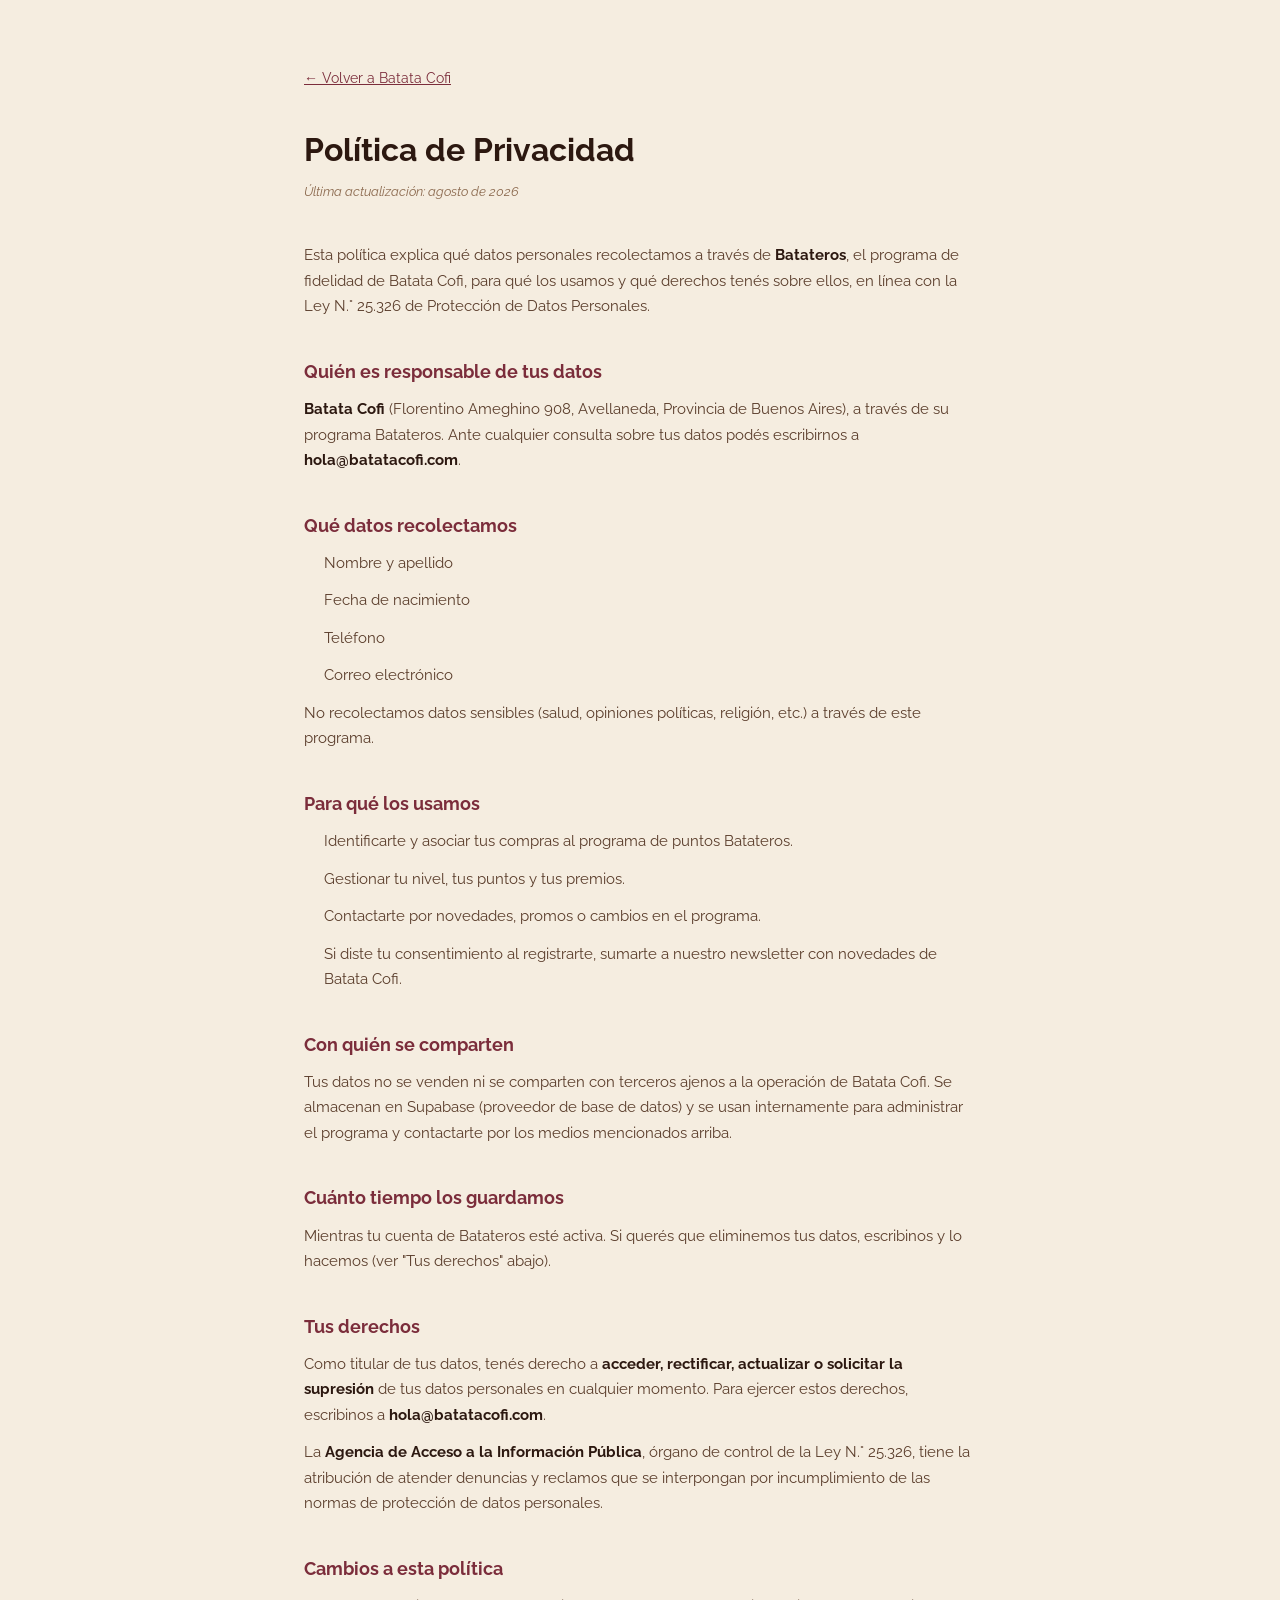
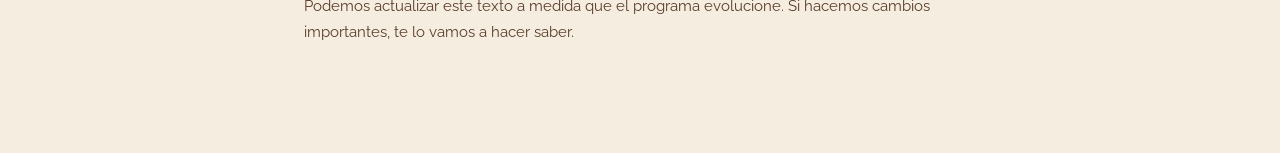
<file: privacidad.html>
<!DOCTYPE html>
<html lang="es">
<head>
  <meta charset="UTF-8">
  <meta name="viewport" content="width=device-width, initial-scale=1.0">
  <meta name="theme-color" content="#7B2D3B">
  <title>Política de Privacidad — Batata Cofi</title>
  <meta name="robots" content="noindex">

  <link rel="icon" type="image/png" sizes="32x32" href="favicon-32x32.png">
  <link rel="preconnect" href="https://fonts.googleapis.com">
  <link rel="preconnect" href="https://fonts.gstatic.com" crossorigin>
  <link href="https://fonts.googleapis.com/css2?family=Raleway:ital,wght@0,100;0,400;0,500;0,600;0,700;0,900;1,400;1,700&display=swap" rel="stylesheet">
  <link rel="stylesheet" href="css/styles-v25.css?v=25q">

  <style>
    .privacy-page {
      max-width: 720px;
      margin: 0 auto;
      padding: 64px 24px 96px;
      font-family: var(--font-sans);
      color: var(--ink-mid);
      line-height: 1.7;
    }
    .privacy-page a.back {
      display: inline-block;
      margin-bottom: 32px;
      color: var(--burgundy);
      font-size: 0.875rem;
      text-decoration: underline;
    }
    .privacy-page h1 {
      font-family: var(--font-display);
      color: var(--ink);
      font-size: 2rem;
      margin-bottom: 4px;
    }
    .privacy-page .updated {
      font-size: 0.8125rem;
      color: var(--ink-light);
      margin-bottom: 40px;
      font-style: italic;
    }
    .privacy-page h2 {
      font-family: var(--font-display);
      color: var(--burgundy);
      font-size: 1.15rem;
      margin: 36px 0 10px;
    }
    .privacy-page p, .privacy-page li {
      font-size: 0.9375rem;
      margin-bottom: 12px;
    }
    .privacy-page ul {
      padding-left: 20px;
      margin-bottom: 12px;
    }
    .privacy-page strong {
      color: var(--ink);
    }
  </style>
</head>
<body>
  <main class="privacy-page">
    <a class="back" href="index.html">← Volver a Batata Cofi</a>
    <h1>Política de Privacidad</h1>
    <p class="updated">Última actualización: agosto de 2026</p>

    <p>Esta política explica qué datos personales recolectamos a través de <strong>Batateros</strong>, el programa de fidelidad de Batata Cofi, para qué los usamos y qué derechos tenés sobre ellos, en línea con la Ley N.° 25.326 de Protección de Datos Personales.</p>

    <h2>Quién es responsable de tus datos</h2>
    <p><strong>Batata Cofi</strong> (Florentino Ameghino 908, Avellaneda, Provincia de Buenos Aires), a través de su programa Batateros. Ante cualquier consulta sobre tus datos podés escribirnos a <strong>hola@batatacofi.com</strong>.</p>

    <h2>Qué datos recolectamos</h2>
    <ul>
      <li>Nombre y apellido</li>
      <li>Fecha de nacimiento</li>
      <li>Teléfono</li>
      <li>Correo electrónico</li>
    </ul>
    <p>No recolectamos datos sensibles (salud, opiniones políticas, religión, etc.) a través de este programa.</p>

    <h2>Para qué los usamos</h2>
    <ul>
      <li>Identificarte y asociar tus compras al programa de puntos Batateros.</li>
      <li>Gestionar tu nivel, tus puntos y tus premios.</li>
      <li>Contactarte por novedades, promos o cambios en el programa.</li>
      <li>Si diste tu consentimiento al registrarte, sumarte a nuestro newsletter con novedades de Batata Cofi.</li>
    </ul>

    <h2>Con quién se comparten</h2>
    <p>Tus datos no se venden ni se comparten con terceros ajenos a la operación de Batata Cofi. Se almacenan en Supabase (proveedor de base de datos) y se usan internamente para administrar el programa y contactarte por los medios mencionados arriba.</p>

    <h2>Cuánto tiempo los guardamos</h2>
    <p>Mientras tu cuenta de Batateros esté activa. Si querés que eliminemos tus datos, escribinos y lo hacemos (ver "Tus derechos" abajo).</p>

    <h2>Tus derechos</h2>
    <p>Como titular de tus datos, tenés derecho a <strong>acceder, rectificar, actualizar o solicitar la supresión</strong> de tus datos personales en cualquier momento. Para ejercer estos derechos, escribinos a <strong>hola@batatacofi.com</strong>.</p>
    <p>La <strong>Agencia de Acceso a la Información Pública</strong>, órgano de control de la Ley N.° 25.326, tiene la atribución de atender denuncias y reclamos que se interpongan por incumplimiento de las normas de protección de datos personales.</p>

    <h2>Cambios a esta política</h2>
    <p>Podemos actualizar este texto a medida que el programa evolucione. Si hacemos cambios importantes, te lo vamos a hacer saber.</p>
  </main>
</body>
</html>
</file>
<file: css/styles-v25.css>
/* =========================================================
   Batata Cofi — styles.css (v4)
   ========================================================= */

/* --- Variables --- */

:root {
  --burgundy:        #7B2D3B;
  --burgundy-deep:   #5C1E2A;
  --burgundy-light:  #9E4455;

  --amber:           #D46A3A;
  --amber-light:     #E8905E;

  --cream:           #F5EDE0;
  --cream-deep:      #EDE0CC;
  --cream-darker:    #DDD0BA;

  --ink:             #2C1810;
  --ink-mid:         #5A3D2B;
  --ink-light:       #8C6A4F;

  --font-display:    'Raleway', sans-serif;
  --font-heading:    'Raleway', sans-serif;
  --font-accent:     'Raleway', sans-serif;
  --font-sans:       'Raleway', sans-serif;

  --shadow-sm:       0 2px 8px rgba(44, 24, 16, 0.06);
  --shadow-md:       0 8px 24px rgba(44, 24, 16, 0.10);
  --shadow-lg:       0 16px 48px rgba(44, 24, 16, 0.18);

  --ease-out:        cubic-bezier(0.22, 1, 0.36, 1);

  --container:       min(90%, 1120px);
}

/* --- Reset --- */

*, *::before, *::after {
  margin: 0;
  padding: 0;
  box-sizing: border-box;
}

html {
  scroll-behavior: smooth;
  -webkit-text-size-adjust: 100%;
}

body {
  font-family: var(--font-sans);
  font-size: 1rem;
  line-height: 1.6;
  color: var(--ink-mid);
  background: var(--cream);
  -webkit-font-smoothing: antialiased;
  -moz-osx-font-smoothing: grayscale;
  overflow-x: hidden;
}

img {
  display: block;
  max-width: 100%;
  height: auto;
}

a { color: inherit; text-decoration: none; }
button { font: inherit; cursor: pointer; border: none; background: none; }
ul, ol { list-style: none; }

::selection {
  background: var(--burgundy);
  color: #fff;
}

:focus-visible {
  outline: 2px solid var(--amber);
  outline-offset: 2px;
}

@media (prefers-reduced-motion: reduce) {
  html { scroll-behavior: auto; }
  *, *::before, *::after {
    animation-duration: 0.01ms !important;
    animation-iteration-count: 1 !important;
    transition-duration: 0.01ms !important;
  }
}

/* =========================================================
   SITE NAV — Sticky navbar
   ========================================================= */

.site-nav {
  position: fixed;
  top: 0;
  left: 0;
  width: 100%;
  z-index: 1000;
  background: var(--cream);
  box-shadow: 0 1px 8px rgba(44, 24, 16, 0.08);
  transition: box-shadow 300ms ease;
}
.site-nav.scrolled {
  box-shadow: 0 2px 12px rgba(44, 24, 16, 0.14);
}

/* Offset for fixed nav when scrolling to sections */
section[id] {
  scroll-margin-top: 80px;
}
@media (max-width: 768px) {
  section[id] { scroll-margin-top: 110px; }
}
.site-nav__inner {
  max-width: 1200px;
  margin: 0 auto;
  padding: 12px 20px;
  display: flex;
  align-items: center;
  justify-content: space-between;
  gap: 16px;
}
.site-nav__logo {
  flex-shrink: 0;
  display: flex;
  align-items: center;
}
.site-nav__logo img {
  height: 32px;
  width: auto;
}
.site-nav__links {
  list-style: none;
  margin: 0;
  padding: 0;
  display: flex;
  align-items: center;
  gap: 8px;
}
.site-nav__link {
  font-family: var(--font-sans);
  font-weight: 500;
  font-size: 13px;
  letter-spacing: 0.01em;
  color: var(--ink);
  text-decoration: none;
  padding: 6px 12px;
  border-radius: 2px;
  transition: color 150ms ease, background-color 150ms ease;
  white-space: nowrap;
}
.site-nav__link:hover {
  color: var(--burgundy);
  background: var(--cream-deep);
}
.site-nav__link.active {
  color: var(--burgundy);
  font-weight: 600;
}

.site-nav__hamburger {
  display: none;
  background: none;
  border: none;
  cursor: pointer;
  padding: 8px;
  flex-direction: column;
  justify-content: center;
  align-items: center;
  gap: 5px;
  z-index: 1001;
}
.site-nav__hamburger-line {
  display: block;
  width: 24px;
  height: 2px;
  background: var(--ink);
  transition: transform 0.3s ease, opacity 0.3s ease;
  transform-origin: center;
}
.site-nav__hamburger[aria-expanded="true"] .site-nav__hamburger-line:nth-child(1) {
  transform: translateY(7px) rotate(45deg);
}
.site-nav__hamburger[aria-expanded="true"] .site-nav__hamburger-line:nth-child(2) {
  opacity: 0;
}
.site-nav__hamburger[aria-expanded="true"] .site-nav__hamburger-line:nth-child(3) {
  transform: translateY(-7px) rotate(-45deg);
}

@media (max-width: 768px) {
  .site-nav__inner {
    flex-direction: row;
    padding: 10px 16px;
    gap: 6px;
  }
  .site-nav__logo img { height: 26px; }
  .site-nav__hamburger {
    display: flex;
  }
  .site-nav__links {
    display: none;
    position: absolute;
    top: 100%;
    left: 0;
    right: 0;
    background: var(--cream);
    flex-direction: column;
    padding: 16px 24px 24px;
    box-shadow: 0 8px 24px rgba(44, 24, 16, 0.12);
    border-top: 1px solid var(--cream-darker);
  }
  .site-nav__links.is-open {
    display: flex;
  }
  .site-nav__links li {
    width: 100%;
  }
  .site-nav__links .site-nav__link {
    display: block;
    padding: 14px 0;
    font-size: 1rem;
    font-weight: 500;
    color: var(--ink);
    border-bottom: 1px solid var(--cream-darker);
    text-decoration: none;
    letter-spacing: 0;
  }
  .site-nav__links li:last-child .site-nav__link {
    border-bottom: none;
  }
  .site-nav__links .site-nav__link.is-active {
    color: var(--burgundy);
    font-weight: 600;
  }
}
@media (max-width: 360px) {
  .site-nav__link {
    font-size: 10px;
    padding: 3px 6px;
  }
}

/* --- Layout --- */

.container {
  width: var(--container);
  margin: 0 auto;
}

/* --- Components --- */

.section-label {
  display: block;
  font-family: var(--font-accent);
  font-size: 0.75rem;
  font-weight: 900;
  text-transform: uppercase;
  letter-spacing: 0.2em;
  color: var(--amber);
  margin-bottom: 12px;
}

.btn {
  display: inline-flex;
  align-items: center;
  justify-content: center;
  font-family: var(--font-sans);
  font-size: 15px;
  font-weight: 500;
  padding: 14px 28px;
  border-radius: 2px;
  text-align: center;
  text-decoration: none;
  transition: background-color 150ms ease, border-color 150ms ease, transform 150ms ease;
  cursor: pointer;
  line-height: 1;
  letter-spacing: 0.02em;
}

.btn--primary {
  background: var(--burgundy);
  color: #fff;
  border: 2px solid var(--burgundy);
}
.btn--primary:hover {
  background: var(--burgundy-deep);
  border-color: var(--burgundy-deep);
  transform: translateY(-1px);
}
.btn--loyalty {
  background: var(--loyalty-borravino);
  color: #fff;
  border: 2px solid var(--loyalty-borravino);
  border-radius: 10px;
}
.btn--loyalty:hover {
  background: #6e2039;
  border-color: #6e2039;
  transform: translateY(-1px);
}
.btn--loyalty__logo {
  height: 26px;
  width: auto;
  display: block;
}
.hero__ctas .btn {
  min-width: 160px;
}

/* =========================================================
   SCROLL REVEAL
   ========================================================= */

[data-reveal] {
  opacity: 0;
  transform: translateY(52px);
  transition: opacity 800ms var(--ease-out), transform 800ms var(--ease-out);
  will-change: opacity, transform;
}
[data-reveal].is-visible {
  opacity: 1;
  transform: translateY(0);
}

/* =========================================================
   HERO
   ========================================================= */

.hero {
  position: relative;
  height: 100vh;
  height: 100svh;
  overflow: hidden;
  background: var(--ink);
}

.hero__bg {
  position: absolute;
  top: -10%;
  left: 0;
  width: 100%;
  height: 120%;
  object-fit: cover;
  object-position: center 35%;
  will-change: transform;
}

.hero__overlay {
  position: relative;
  z-index: 2;
  height: 100%;
  display: flex;
  flex-direction: column;
  align-items: center;
  justify-content: center;
  padding: 0 20px;
  background: linear-gradient(
    180deg,
    rgba(44, 24, 16, 0.18) 0%,
    rgba(44, 24, 16, 0.34) 50%,
    rgba(44, 24, 16, 0.45) 100%
  );
}

.hero__content {
  text-align: center;
  color: #fff;
  max-width: 640px;
  margin-top: -3vh;
}

.hero__logo {
  width: 180px;
  height: auto;
  margin: 0 auto 24px;
  filter: brightness(0) invert(1);
}

/* Store status indicator */

.store-status {
  display: inline-flex;
  align-items: center;
  gap: 10px;
  padding: 8px 16px;
  background: rgba(44, 24, 16, 0.4);
  backdrop-filter: blur(8px);
  -webkit-backdrop-filter: blur(8px);
  border: 1px solid rgba(255,255,255,0.15);
  border-radius: 9999px;
  margin: 0 auto 24px;
  transition: opacity 200ms ease;
}
.store-status__dot {
  width: 10px;
  height: 10px;
  border-radius: 50%;
  background: var(--cream-darker);
  flex-shrink: 0;
}
.store-status.is-open .store-status__dot {
  background: #4CAF50;
  box-shadow: 0 0 0 0 rgba(76, 175, 80, 0.5);
  animation: pulse-status 2s infinite;
}
.store-status__message {
  font-family: var(--font-accent);
  font-size: 0.8125rem;
  font-weight: 500;
  letter-spacing: 0.05em;
  color: #fff;
}
@keyframes pulse-status {
  0%   { box-shadow: 0 0 0 0 rgba(76, 175, 80, 0.5); }
  70%  { box-shadow: 0 0 0 12px rgba(76, 175, 80, 0); }
  100% { box-shadow: 0 0 0 0 rgba(76, 175, 80, 0); }
}

/* Hero CTAs */

.hero__ctas {
  display: flex;
  gap: 12px;
  justify-content: center;
  flex-wrap: wrap;
  flex-direction: column;
  align-items: stretch;
  width: 100%;
  max-width: 320px;
  margin: 0 auto;
}

.hero__scroll {
  position: absolute;
  bottom: 28px;
  left: 50%;
  transform: translateX(-50%);
  display: flex;
  flex-direction: column;
  align-items: center;
  color: rgba(255, 255, 255, 0.4);
  animation: heroScrollBounce 2.5s ease-in-out infinite;
  transition: opacity 0.4s ease;
}
.hero__scroll-line {
  width: 1px;
  height: 36px;
  background: currentColor;
  margin-bottom: 6px;
}
@keyframes heroScrollBounce {
  0%, 100% { transform: translateX(-50%) translateY(0); }
  50%      { transform: translateX(-50%) translateY(8px); }
}

/* =========================================================
   BANNER
   ========================================================= */

.banner {
  background: var(--burgundy);
  color: #fff;
  padding: 18px 20px;
  animation: bannerSlideDown 400ms ease both;
  text-align: center;
}
.banner__inner {
  max-width: 800px;
  margin: 0 auto;
}
.banner__title {
  font-family: var(--font-heading);
  font-size: 1.0625rem;
  font-weight: 600;
  margin-bottom: 2px;
}
.banner__sub {
  font-family: var(--font-sans);
  font-size: 0.8125rem;
  opacity: 0.78;
  line-height: 1.5;
}
.banner__sub a {
  border-bottom: 1px solid rgba(255, 255, 255, 0.4);
  transition: border-color 0.2s ease;
}
.banner__sub a:hover {
  border-color: rgba(255, 255, 255, 0.85);
}
.banner__items {
  display: flex;
  justify-content: center;
  gap: 24px;
  margin-top: 14px;
  flex-wrap: wrap;
}
.banner__item {
  font-family: var(--font-sans);
  font-size: 0.8125rem;
  opacity: 0.9;
}
.banner__item strong { font-weight: 500; }
.banner__price {
  opacity: 0.6;
  margin-left: 6px;
  font-size: 0.75rem;
}
@keyframes bannerSlideDown {
  from { transform: translateY(-100%); opacity: 0; }
  to   { transform: translateY(0);     opacity: 1; }
}

/* =========================================================
   COMBOS PATATEROS (featured)
   ========================================================= */

.combos-feature {
  background: var(--cream-deep);
  padding: 64px 20px;
}

.combos-feature__title {
  font-family: var(--font-display);
  font-size: clamp(2.25rem, 6vw, 3.5rem);
  font-weight: 700;
  color: var(--ink);
  letter-spacing: 0.02em;
  line-height: 1.05;
  margin-bottom: 8px;
}

.combos-feature__sub {
  font-family: var(--font-sans);
  font-size: 0.875rem;
  color: var(--ink-light);
  max-width: 520px;
  margin-bottom: 32px;
}

.combos-feature__cards {
  display: flex;
  gap: 12px;
  overflow-x: auto;
  scroll-snap-type: x mandatory;
  scrollbar-width: none;
  margin: 0 -20px;
  padding: 4px 20px 16px;
  -webkit-overflow-scrolling: touch;
  touch-action: pan-x;
}
.combos-feature__cards::-webkit-scrollbar { display: none; }

.combo-card {
  flex: 0 0 80%;
  scroll-snap-align: start;
  position: relative;
  background: var(--cream);
  border-radius: 4px;
  overflow: hidden;
  cursor: pointer;
  transition: transform 250ms var(--ease-out), box-shadow 250ms var(--ease-out);
  border: 1px solid var(--cream-darker);
}
.combo-card:hover {
  transform: translateY(-4px);
  box-shadow: var(--shadow-md);
}
.combo-card__image-wrap {
  position: relative;
  aspect-ratio: 4 / 3;
  overflow: hidden;
  background: var(--cream-deep);
}
.combo-card__image {
  width: 100%;
  height: 100%;
  object-fit: cover;
  transition: transform 400ms var(--ease-out);
}
.combo-card:hover .combo-card__image {
  transform: scale(1.05);
}
.combo-card__price-badge {
  position: absolute;
  bottom: 12px;
  right: 12px;
  background: var(--amber);
  color: #fff;
  font-family: var(--font-accent);
  font-size: 1rem;
  font-weight: 500;
  letter-spacing: 0.04em;
  padding: 6px 14px;
  border-radius: 2px;
  box-shadow: 0 4px 12px rgba(0,0,0,0.2);
}
.combo-card__body { padding: 16px 20px 20px; }
.combo-card__name {
  font-family: var(--font-heading);
  font-size: 1.125rem;
  color: var(--ink);
  line-height: 1.3;
  margin-bottom: 4px;
  font-weight: 700;
}
.combo-card__hint {
  font-family: var(--font-sans);
  font-size: 0.75rem;
  color: var(--ink-light);
  display: inline-flex;
  align-items: center;
  gap: 6px;
}
.combo-card__hint::after {
  content: "→";
  display: inline-block;
  transition: transform 200ms ease;
}
.combo-card:hover .combo-card__hint::after {
  transform: translateX(4px);
}

.combos-feature__rest {
  margin-top: 32px;
  padding: 20px 24px;
  background: var(--cream);
  border: 1px solid var(--cream-darker);
  border-radius: 4px;
}
.combos-feature__rest-label {
  display: block;
  font-family: var(--font-accent);
  font-size: 0.6875rem;
  font-weight: 900;
  text-transform: uppercase;
  letter-spacing: 0.2em;
  color: var(--amber);
  margin-bottom: 12px;
}
.combos-rest-list li {
  display: flex;
  justify-content: space-between;
  align-items: baseline;
  gap: 16px;
  padding: 10px 0;
  font-family: var(--font-sans);
  font-size: 0.9375rem;
  color: var(--ink-mid);
  border-bottom: 1px solid var(--cream-darker);
}
.combos-rest-list li:last-child { border-bottom: none; }
.combos-rest-list__name { line-height: 1.4; }
.combos-rest-list__name.has-photo { cursor: pointer; }
.combos-rest-list__price {
  font-weight: 500;
  color: var(--burgundy);
  white-space: nowrap;
  flex-shrink: 0;
}

/* =========================================================
   COMBO MODAL
   ========================================================= */

.combo-modal {
  position: fixed;
  inset: 0;
  background: rgba(44, 24, 16, 0.75);
  backdrop-filter: blur(8px);
  -webkit-backdrop-filter: blur(8px);
  z-index: 1000;
  display: flex;
  align-items: center;
  justify-content: center;
  padding: 20px;
  opacity: 0;
  transition: opacity 200ms ease;
}
.combo-modal[hidden] { display: none; }
.combo-modal.is-visible { opacity: 1; }
.combo-modal__close {
  position: absolute;
  top: 12px;
  right: 12px;
  background: none;
  border: none;
  width: 32px;
  height: 32px;
  color: var(--ink-light);
  font-size: 24px;
  line-height: 1;
  cursor: pointer;
  padding: 0;
  display: flex;
  align-items: center;
  justify-content: center;
  transition: color 150ms ease, transform 150ms ease;
  z-index: 1;
}
.combo-modal__close:hover {
  color: var(--ink);
  transform: rotate(90deg);
}
.combo-modal__content {
  background: var(--cream);
  border-radius: 4px;
  text-align: center;
  max-width: 500px;
  width: 90vw;
  overflow: hidden;
  position: relative;
  box-shadow: var(--shadow-lg);
  transform: scale(0.95);
  transition: transform 200ms ease;
}
.combo-modal.is-visible .combo-modal__content {
  transform: scale(1);
}
/* Entrada suave: popup de tortas que aparece solo al deslizar la pagina */
.combo-modal--suave .combo-modal__content {
  transform: translateY(14px) scale(0.98);
}
.combo-modal--suave.is-visible {
  transition-duration: 700ms;
  transition-timing-function: ease-out;
}
.combo-modal--suave.is-visible .combo-modal__content {
  transform: none;
  transition: transform 700ms ease-out;
}
@media (prefers-reduced-motion: reduce) {
  .combo-modal--suave .combo-modal__content { transform: scale(0.95); }
  .combo-modal--suave.is-visible { transition-duration: 200ms; }
  .combo-modal--suave.is-visible .combo-modal__content { transform: scale(1); transition-duration: 200ms; }
}
.combo-modal__image {
  width: 100%;
  aspect-ratio: 4 / 3;
  object-fit: cover;
  display: block;
}
.combo-modal__name {
  font-family: var(--font-heading);
  font-size: 1.25rem;
  color: var(--ink);
  padding: 20px 20px 8px;
  font-weight: 700;
}
.combo-modal__price {
  font-family: var(--font-accent);
  font-size: 1rem;
  font-weight: 500;
  color: var(--burgundy);
  padding: 0 20px 20px;
}
.combo-modal__encargar[hidden] { display: none; }
.combo-modal__encargar {
  display: inline-block;
  margin: 0 20px 20px;
  padding: 12px 24px;
  background: var(--amber);
  color: #fff;
  font-family: var(--font-sans);
  font-size: 0.875rem;
  font-weight: 500;
  border-radius: 2px;
  text-decoration: none;
  transition: background 150ms ease;
}
.combo-modal__encargar:hover { background: #C05028; }
body.modal-open { overflow: hidden; }

/* =========================================================
   CARTA
   ========================================================= */

.carta {
  background: var(--cream);
  padding: 64px 0 0;
}
.carta > .container { padding-bottom: 64px; }

.carta__title {
  font-family: var(--font-display);
  font-size: clamp(2.25rem, 6vw, 3.5rem);
  font-weight: 700;
  color: var(--ink);
  margin-bottom: 36px;
  letter-spacing: 0.02em;
  line-height: 1.05;
}

/* Tabs */

.tabs {
  position: relative;
  margin-bottom: 28px;
  border-bottom: 1px solid var(--cream-darker);
}
.tabs__track {
  display: flex;
  overflow-x: auto;
  -webkit-overflow-scrolling: touch;
  scrollbar-width: none;
  touch-action: pan-x;
}
.tabs__track::-webkit-scrollbar { display: none; }

.tab {
  flex: 0 0 auto;
  padding: 12px 20px;
  font-family: var(--font-accent);
  font-size: 0.9375rem;
  font-weight: 500;
  color: var(--ink-light);
  border-bottom: 2px solid transparent;
  margin-bottom: -1px;
  transition: color 0.15s ease, border-color 0.15s ease;
  white-space: nowrap;
  letter-spacing: 0.04em;
}
.tab:hover { color: var(--ink); }
.tab--active {
  color: var(--burgundy);
  border-bottom-color: var(--burgundy);
}
@media (max-width: 767px) {
  .tabs::after {
    content: '';
    position: absolute;
    top: 0;
    right: 0;
    bottom: 1px;
    width: 40px;
    background: linear-gradient(to right, transparent, var(--cream));
    pointer-events: none;
  }
}

/* Menu list */

.menu-list {
  background: var(--cream);
  border-radius: 2px;
  overflow: hidden;
  transition: opacity 150ms ease;
  border: 1px solid var(--cream-darker);
}
.menu-list--combos {
  background: none;
  border: none;
}
.menu-list.fading { opacity: 0; }

.menu-item {
  display: flex;
  align-items: flex-start;
  justify-content: space-between;
  padding: 16px 24px;
  gap: 16px;
  transition: background-color 120ms ease;
}
.menu-item:hover { background: var(--cream-deep); }
.menu-item + .menu-item { border-top: 1px solid var(--cream-darker); }

.menu-item__info { flex: 1; min-width: 0; }
.menu-item__name {
  font-family: var(--font-heading);
  font-size: 1.0625rem;
  font-weight: 700;
  display: block;
  color: var(--ink);
  line-height: 1.3;
}
.menu-item__desc {
  font-family: var(--font-sans);
  font-size: 0.8125rem;
  color: var(--ink-light);
  margin-top: 3px;
  display: block;
  line-height: 1.45;
}
.menu-item__tag {
  display: inline-block;
  font-family: var(--font-accent);
  font-size: 10px;
  font-weight: 900;
  text-transform: uppercase;
  letter-spacing: 0.12em;
  padding: 3px 8px;
  border-radius: 2px;
  margin-top: 6px;
}
.menu-item__tag--vegetariano { background: var(--amber); color: #fff; }
.menu-item__tag--sin-gluten  { background: var(--cream-deep); color: var(--ink-mid); }
.menu-item__tag--sin-lacteos { background: var(--cream); color: var(--burgundy); }

.menu-item__price {
  font-family: var(--font-sans);
  font-size: 1rem;
  font-weight: 500;
  color: var(--burgundy);
  white-space: nowrap;
  flex-shrink: 0;
  padding-top: 2px;
}

/* Combos section (within tabs) */

.combos-section {
  background: var(--burgundy);
  border-radius: 2px;
  padding: 28px 24px 16px;
}
.combos__horario {
  font-family: var(--font-accent);
  font-size: 0.75rem;
  font-weight: 900;
  text-transform: uppercase;
  letter-spacing: 0.15em;
  color: rgba(255, 255, 255, 0.75);
  margin-bottom: 20px;
}
.combos__subtitle {
  font-family: var(--font-heading);
  font-size: 1.25rem;
  font-weight: 600;
  color: #fff;
  margin-bottom: 4px;
}
.combos__divider {
  height: 1px;
  background: rgba(255, 255, 255, 0.12);
  margin: 20px 0;
}
.combos-section .menu-item { padding: 12px 0; }
.combos-section .menu-item:hover { background: rgba(0, 0, 0, 0.08); }
.combos-section .menu-item + .menu-item { border-top-color: rgba(255, 255, 255, 0.1); }
.combos-section .menu-item__name  { color: #fff; font-family: var(--font-heading); }
.combos-section .menu-item__desc  { color: rgba(255, 255, 255, 0.55); }
.combos-section .menu-item__price { color: rgba(255, 255, 255, 0.9); }

/* =========================================================
   PASTELERÍA DEL DÍA
   ========================================================= */

.pastry-section {
  background: var(--cream);
  padding: 60px 20px 80px;
  text-align: center;
}
.pastry-section__label {
  font-family: var(--font-accent);
  font-size: 0.75rem;
  font-weight: 900;
  letter-spacing: 0.2em;
  text-transform: uppercase;
  color: var(--amber);
  display: block;
  margin-bottom: 12px;
}
.pastry-section__text {
  font-family: var(--font-sans);
  font-size: 1rem;
  color: var(--ink-mid);
  margin-bottom: 32px;
  font-style: italic;
}
.pastry-grid {
  display: grid;
  grid-template-columns: repeat(2, 1fr);
  gap: 8px;
  max-width: 1100px;
  margin: 0 auto;
}
.pastry-card {
  position: relative;
  aspect-ratio: 1 / 1;
  overflow: hidden;
  border-radius: 4px;
  background: var(--cream-deep);
}
.pastry-card img {
  width: 100%;
  height: 100%;
  object-fit: cover;
  transition: transform 400ms var(--ease-out);
}
.pastry-card:hover img { transform: scale(1.04); }
.pastry-card__caption {
  position: absolute;
  inset: auto 0 0 0;
  padding: 16px 12px 12px;
  font-family: var(--font-heading);
  font-size: 0.875rem;
  font-weight: 600;
  color: #fff;
  background: linear-gradient(transparent, rgba(44,24,16,0.7));
  text-align: left;
}

/* =========================================================
   TORTAS ENTERAS
   ========================================================= */

.tortas {
  background: var(--cream);
  padding: 60px 20px 80px;
  text-align: center;
}
.tortas__title {
  font-family: var(--font-display);
  font-size: clamp(1.5rem, 4vw, 2.5rem);
  font-weight: 700;
  color: var(--ink);
  margin-bottom: 8px;
}
.tortas__text {
  font-family: var(--font-sans);
  font-size: 1rem;
  color: var(--ink-mid);
  margin-bottom: 32px;
  font-style: italic;
}
.tortas__cta-wrap {
  text-align: center;
  margin-top: 32px;
}
.tortas__grid {
  display: grid;
  grid-template-columns: repeat(2, 1fr);
  gap: 12px;
  max-width: 1100px;
  margin: 0 auto;
}
.torta-card {
  position: relative;
  aspect-ratio: 4 / 5;
  overflow: hidden;
  border-radius: 4px;
  background: var(--cream-deep);
  cursor: pointer;
  margin: 0;
}
.torta-card img {
  width: 100%;
  height: 100%;
  object-fit: cover;
  transition: transform 400ms var(--ease-out);
}
.torta-card:hover img { transform: scale(1.04); }
.torta-card__caption {
  position: absolute;
  inset: auto 0 0 0;
  padding: 28px 12px 12px;
  font-family: var(--font-heading);
  font-size: 0.875rem;
  font-weight: 700;
  color: #fff;
  background: linear-gradient(transparent, rgba(44,24,16,0.75));
  text-align: left;
}
@media (min-width: 600px) {
  .tortas__grid { grid-template-columns: repeat(3, 1fr); }
}
@media (min-width: 900px) {
  .tortas__grid { grid-template-columns: repeat(4, 1fr); gap: 14px; }
}

.btn--whatsapp {
  display: inline-flex;
  align-items: center;
  gap: 8px;
  background: #25D366;
  color: #fff;
  font-family: 'Raleway', sans-serif;
  font-size: 0.875rem;
  font-weight: 500;
  padding: 12px 24px;
  border-radius: 2px;
  text-decoration: none;
  transition: background 150ms ease;
}
.btn--whatsapp:hover {
  background: #1da851;
}
.btn__icon {
  width: 20px;
  height: 20px;
  flex-shrink: 0;
}

/* =========================================================
   PARTNERS
   ========================================================= */

.partners {
  background: var(--cream-deep);
  padding: 64px 20px;
}
.partners__inner {
  max-width: 720px;
  margin: 0 auto;
  text-align: center;
}
.partners__inner .section-label { margin-bottom: 28px; }
.partners__grid {
  display: grid;
  grid-template-columns: 1fr;
  gap: 16px;
}
.partner-card {
  display: flex;
  flex-direction: column;
  align-items: center;
  justify-content: center;
  gap: 16px;
  padding: 32px 24px;
  background: var(--cream);
  border: 1px solid var(--cream-darker);
  border-radius: 4px;
  text-decoration: none;
  color: var(--ink);
  transition: transform 200ms var(--ease-out), box-shadow 200ms var(--ease-out), border-color 200ms ease;
}
.partner-card:hover {
  transform: translateY(-3px);
  box-shadow: var(--shadow-md);
  border-color: var(--amber);
}
.partner-card__caption {
  font-family: var(--font-heading);
  font-size: 1.125rem;
  color: var(--ink);
  font-weight: 600;
}
.partner-card__logo {
  height: 36px;
  width: auto;
  display: block;
}
.partner-card__cta {
  font-family: var(--font-accent);
  font-size: 0.8125rem;
  font-weight: 500;
  letter-spacing: 0.08em;
  color: var(--ink-light);
  transition: color 200ms ease;
}
.partner-card:hover .partner-card__cta { color: var(--burgundy); }

/* =========================================================
   FIND US (Encontranos with stickers)
   ========================================================= */

.find-us {
  position: relative;
  background: var(--cream);
  padding: 80px 20px;
  overflow: hidden;
}
.find-us__inner {
  position: relative;
  z-index: 2;
  max-width: 1100px;
  margin: 0 auto;
}
.find-us__header {
  text-align: center;
  margin-bottom: 48px;
}
.find-us__title {
  font-family: var(--font-display);
  font-size: clamp(2.5rem, 6vw, 4rem);
  font-weight: 700;
  color: var(--burgundy);
  line-height: 1;
  margin: 12px 0 8px;
  letter-spacing: 0.01em;
}
.find-us__subtitle {
  font-family: var(--font-heading);
  font-size: 1.125rem;
  color: var(--ink-light);
  font-style: italic;
}

.find-us__grid {
  display: grid;
  grid-template-columns: 1fr;
  gap: 32px;
}
.find-us__info {
  display: flex;
  flex-direction: column;
  gap: 16px;
}
.info-block {
  background: var(--cream-deep);
  border-left: 3px solid var(--amber);
  padding: 20px 24px;
  border-radius: 4px;
  position: relative;
}
.info-block__label {
  display: flex;
  align-items: center;
  gap: 8px;
  font-family: var(--font-accent);
  font-size: 0.7rem;
  font-weight: 900;
  letter-spacing: 0.18em;
  text-transform: uppercase;
  color: var(--amber);
  margin-bottom: 10px;
}
.info-block__value {
  font-family: var(--font-heading);
  font-size: 1.125rem;
  color: var(--ink);
  margin-bottom: 8px;
  font-weight: 600;
}
.info-block__link, .info-block__instagram {
  font-family: var(--font-sans);
  font-size: 0.9rem;
  color: var(--burgundy);
  text-decoration: none;
  font-weight: 500;
  transition: color 150ms ease;
}
.info-block__instagram {
  font-family: var(--font-heading);
  font-size: 1.125rem;
  font-weight: 500;
}
.info-block__link:hover, .info-block__instagram:hover { color: var(--amber); }
.info-block__list {
  font-family: var(--font-sans);
  font-size: 0.9375rem;
  line-height: 1.85;
  color: var(--ink-mid);
}

.status-dot {
  width: 8px;
  height: 8px;
  border-radius: 50%;
  display: inline-block;
  flex-shrink: 0;
}
.status-dot--open {
  background: #4CAF50;
  box-shadow: 0 0 0 3px rgba(76, 175, 80, 0.2);
}
.status-dot--closed {
  background: var(--cream-darker);
}

.find-us__map-wrap {
  position: relative;
  aspect-ratio: 4 / 3;
  border-radius: 4px;
  overflow: hidden;
  border: 1px solid var(--cream-darker);
  box-shadow: var(--shadow-sm);
}
.find-us__map { position: absolute; top: 0; left: 0; width: 100%; height: 100%; border: 0; display: block; }

/* Stickers */

.sticker {
  position: absolute;
  width: var(--sticker-size, 80px);
  height: auto;
  opacity: var(--sticker-opacity, 0.2);
  transform: rotate(var(--sticker-rotation, 0deg));
  z-index: 1;
  pointer-events: none;
  transition: transform 400ms ease;
  filter: saturate(0.9);
}
.sticker--1 { top: 5%;    left: 4%;   --sticker-rotation: -14deg; --sticker-size: 90px;  --sticker-opacity: 0.22; }
.sticker--2 { top: 8%;    right: 5%;  --sticker-rotation: 18deg;  --sticker-size: 70px;  --sticker-opacity: 0.18; }
.sticker--3 { display: none; }
.sticker--4 { bottom: 6%; left: 8%;   --sticker-rotation: 12deg;  --sticker-size: 100px; --sticker-opacity: 0.25; }
.sticker--5 { bottom: 10%; right: 7%; --sticker-rotation: -22deg; --sticker-size: 80px;  --sticker-opacity: 0.2; }

/* =========================================================
   FOOTER
   ========================================================= */

.footer {
  background: var(--burgundy);
  color: #fff;
  padding: 56px 0 48px;
}
.footer__inner {
  display: flex;
  flex-direction: column;
  align-items: center;
  text-align: center;
  gap: 12px;
}
.footer__logo {
  width: 72px;
  height: auto;
  filter: brightness(0) invert(1);
  opacity: 0.75;
  margin-bottom: 4px;
}
.footer__name {
  font-family: var(--font-heading);
  font-size: 1.25rem;
  font-weight: 700;
}
.footer__location {
  font-family: var(--font-sans);
  font-size: 0.8125rem;
  opacity: 0.55;
  margin-top: -4px;
}
.footer__ig {
  font-family: var(--font-sans);
  font-size: 0.8125rem;
  opacity: 0.65;
  transition: opacity 0.2s ease;
  margin-top: 4px;
}
.footer__ig:hover { opacity: 1; }
.footer__copy {
  font-family: var(--font-sans);
  font-size: 0.6875rem;
  opacity: 0.35;
  margin-top: 12px;
}
.footer__newsletter {
  width: 100%;
  text-align: center;
  padding: 24px 0;
  margin: 24px 0;
  border-top: 1px solid rgba(255,255,255,0.15);
  border-bottom: 1px solid rgba(255,255,255,0.15);
}
.footer__newsletter-title {
  font-family: 'Raleway', sans-serif;
  font-size: 1rem;
  font-weight: 700;
  color: #fff;
  margin-bottom: 4px;
}
.footer__newsletter-text {
  font-family: 'Raleway', sans-serif;
  font-size: 0.875rem;
  font-weight: 400;
  color: rgba(255,255,255,0.7);
  margin-bottom: 16px;
}
.footer__newsletter-form {
  display: flex;
  gap: 8px;
  justify-content: center;
  max-width: 400px;
  margin: 0 auto;
}
.footer__newsletter-input {
  flex: 1;
  padding: 10px 16px;
  font-family: 'Raleway', sans-serif;
  font-size: 0.875rem;
  background: rgba(255,255,255,0.1);
  border: 1px solid rgba(255,255,255,0.2);
  border-radius: 2px;
  color: rgba(255,255,255,0.5);
}
.footer__newsletter-input::placeholder {
  color: rgba(255,255,255,0.35);
}
.footer__newsletter-btn {
  padding: 10px 20px;
  font-family: 'Raleway', sans-serif;
  font-size: 0.875rem;
  font-weight: 500;
  background: rgba(255,255,255,0.15);
  color: rgba(255,255,255,0.5);
  border: 1px solid rgba(255,255,255,0.2);
  border-radius: 2px;
  cursor: not-allowed;
}
.footer__newsletter-soon {
  font-family: 'Raleway', sans-serif;
  font-size: 0.75rem;
  font-weight: 500;
  color: rgba(255,255,255,0.4);
  margin-top: 8px;
  font-style: italic;
}

/* =========================================================
   RESPONSIVE
   ========================================================= */

@media (min-width: 768px) {
  .hero__logo { width: 220px; }

  .hero__ctas {
    flex-direction: row;
    max-width: none;
    width: auto;
  }
  .combos-feature { padding: 96px 40px; }
  .combos-feature__cards {
    display: grid;
    grid-template-columns: repeat(3, 1fr);
    gap: 20px;
    overflow: visible;
    margin: 0;
    padding: 4px 0 0;
  }
  .combo-card { flex: none; scroll-snap-align: none; }

  .partners { padding: 96px 40px; }
  .partners__grid {
    grid-template-columns: 1fr 1fr;
    gap: 20px;
  }

  .pastry-grid {
    grid-template-columns: repeat(4, 1fr);
    gap: 12px;
  }
  .pastry-section { padding: 80px 40px 96px; }

  .find-us { padding: 100px 40px; }
  .find-us__grid {
    grid-template-columns: 1fr 1.1fr;
    gap: 48px;
    align-items: start;
  }
  .find-us__map-wrap {
    aspect-ratio: auto;
    min-height: 460px;
    align-self: stretch;
  }

  .sticker--1 { --sticker-size: 110px; }
  .sticker--2 { --sticker-size: 90px;  top: 14%; right: 8%; }
  .sticker--3 {
    display: block;
    top: 50%;
    right: -20px;
    --sticker-rotation: 15deg;
    --sticker-size: 75px;
    --sticker-opacity: 0.15;
  }
  .sticker--4 { --sticker-size: 120px; }
  .sticker--5 { --sticker-size: 95px; }

  @media (hover: hover) {
    .sticker {
      pointer-events: auto;
    }
    .sticker:hover {
      transform: rotate(calc(var(--sticker-rotation, 0deg) + 5deg));
    }
  }
}

@media (min-width: 1024px) {
  .hero {
    height: min(100svh, 720px);
    height: min(100vh, 720px);
  }
  @supports (height: 100svh) {
    .hero { height: min(100svh, 720px); }
  }

  .hero__logo { width: 240px; }

  .menu-item { padding: 16px 28px; }
  .combos-section .menu-item { padding: 12px 8px; }

  .tab { padding: 12px 24px; }

  .carta { padding-top: 96px; }
  .carta > .container { padding-bottom: 96px; }
}

/* =========================================================
   v5 — SIRVIENDO AHORA (top bar)
   ========================================================= */

.serving-now {
  background: var(--ink);
  color: var(--cream);
  border-bottom: 1px solid rgba(245, 237, 224, 0.08);
  font-family: var(--font-sans);
  animation: serving-fade-down 400ms var(--ease-out) both;
}
.serving-now__inner {
  max-width: 1280px;
  margin: 0 auto;
  padding: 10px 20px;
  display: flex;
  align-items: center;
  gap: 14px;
  overflow: hidden;
}
.serving-now__pulse {
  flex-shrink: 0;
  width: 8px;
  height: 8px;
  border-radius: 50%;
  background: var(--amber);
  box-shadow: 0 0 0 0 rgba(212, 106, 58, 0.6);
  animation: pulse-amber 2.4s infinite;
}
@keyframes pulse-amber {
  0%   { box-shadow: 0 0 0 0 rgba(212, 106, 58, 0.6); }
  70%  { box-shadow: 0 0 0 10px rgba(212, 106, 58, 0); }
  100% { box-shadow: 0 0 0 0 rgba(212, 106, 58, 0); }
}
@keyframes serving-fade-down {
  from { transform: translateY(-100%); opacity: 0; }
  to   { transform: translateY(0);     opacity: 1; }
}
.serving-now__items {
  display: flex;
  gap: 24px;
  flex: 1;
  overflow-x: auto;
  scrollbar-width: none;
  white-space: nowrap;
  -webkit-overflow-scrolling: touch;
  touch-action: pan-x;
}
.serving-now__items::-webkit-scrollbar { display: none; }
.serving-now__item {
  display: inline-flex;
  align-items: center;
  gap: 10px;
  font-size: 0.8125rem;
  letter-spacing: 0.01em;
}
.serving-now__label {
  font-family: var(--font-accent);
  font-size: 0.6875rem;
  font-weight: 900;
  letter-spacing: 0.18em;
  text-transform: uppercase;
  color: var(--amber);
  white-space: nowrap;
}
.serving-now__sep {
  color: rgba(245, 237, 224, 0.4);
}
.serving-now__text {
  color: var(--cream);
  font-weight: 400;
}
@media (max-width: 600px) {
  .serving-now__items { scroll-snap-type: x mandatory; }
  .serving-now__item { scroll-snap-align: start; }
}

/* =========================================================
   v5 — INSTAGRAM FEED
   ========================================================= */

.instagram-feed {
  background: var(--cream-deep);
  padding: 64px 20px;
  text-align: center;
}
.instagram-feed__inner {
  max-width: 540px;
  margin: 0 auto;
}
.instagram-feed__title {
  font-family: var(--font-heading);
  font-size: clamp(1.5rem, 3.5vw, 1.875rem);
  font-weight: 700;
  color: var(--burgundy);
  margin: 8px 0 6px;
}
.instagram-feed__subtitle {
  font-family: var(--font-sans);
  font-size: 0.8125rem;
  color: var(--ink-light);
  margin-bottom: 24px;
}
.instagram-feed__grid {
  display: grid;
  grid-template-columns: repeat(3, 1fr);
  gap: 3px;
  margin-bottom: 24px;
  border-radius: 4px;
  overflow: hidden;
}
.ig-tile {
  display: block;
  position: relative;
  aspect-ratio: 1 / 1;
  overflow: hidden;
  background: var(--cream-darker);
  text-decoration: none;
}
.ig-tile::before {
  content: '';
  position: absolute;
  inset: 0;
  background: linear-gradient(110deg, var(--cream-deep) 30%, var(--cream-darker) 50%, var(--cream-deep) 70%);
  background-size: 200% 100%;
  animation: ig-shimmer 1.6s linear infinite;
  z-index: 0;
}
.ig-tile img {
  position: relative;
  width: 100%;
  height: 100%;
  object-fit: cover;
  transition: transform 400ms var(--ease-out);
  z-index: 1;
}
.ig-tile:hover img { transform: scale(1.06); }
@keyframes ig-shimmer {
  0%   { background-position: 100% 0; }
  100% { background-position: -100% 0; }
}
.ig-tile__overlay {
  position: absolute;
  inset: 0;
  background: rgba(123, 45, 59, 0);
  display: flex;
  align-items: center;
  justify-content: center;
  color: #fff;
  opacity: 0;
  transition: background 250ms ease, opacity 250ms ease;
  z-index: 2;
}
.ig-tile__overlay svg { width: 22px; height: 22px; }
.ig-tile:hover .ig-tile__overlay {
  background: rgba(123, 45, 59, 0.55);
  opacity: 1;
}
.instagram-feed__cta {
  display: inline-flex;
  align-items: center;
  gap: 8px;
  font-family: var(--font-sans);
  font-weight: 500;
  font-size: 0.8125rem;
  color: var(--burgundy);
  padding: 0;
  text-decoration: none;
  transition: color 200ms ease;
  letter-spacing: 0.04em;
  background: none;
  border: none;
}
.instagram-feed__cta:hover {
  color: var(--amber);
}
.instagram-feed__cta svg { width: 16px; height: 16px; }

@media (min-width: 768px) {
  .instagram-feed { padding: 80px 40px; }
  .instagram-feed__grid { gap: 4px; }
  .instagram-feed__inner { max-width: 480px; }
}

/* =========================================================
   v5 — TESTIMONIOS
   ========================================================= */

.testimonials {
  background: var(--cream);
  padding: 64px 20px;
}
.testimonials__inner {
  max-width: 1100px;
  margin: 0 auto;
  text-align: center;
}
.testimonials__title {
  font-family: var(--font-display);
  font-size: clamp(2.25rem, 5vw, 3.25rem);
  font-weight: 700;
  color: var(--burgundy);
  line-height: 1.05;
  letter-spacing: 0.01em;
  margin: 12px 0 36px;
}
.testimonials__grid {
  display: grid;
  grid-template-columns: 1fr;
  gap: 16px;
  margin-bottom: 32px;
  text-align: left;
}
.testimonial-card {
  background: var(--cream-deep);
  padding: 28px 24px;
  border-radius: 4px;
  border: 1px solid var(--cream-darker);
  position: relative;
}
.testimonial-card__quote-icon {
  width: 26px;
  height: 26px;
  color: var(--amber);
  margin-bottom: 12px;
  opacity: 0.7;
}
.testimonial-card__quote {
  font-family: var(--font-heading);
  font-size: 1.0625rem;
  font-weight: 400;
  font-style: italic;
  color: var(--ink);
  line-height: 1.55;
  margin: 0 0 18px;
}
.testimonial-card__author {
  display: flex;
  align-items: center;
  gap: 10px;
  border-top: 1px solid var(--cream-darker);
  padding-top: 14px;
}
.testimonial-card__name {
  font-family: var(--font-sans);
  font-weight: 500;
  font-size: 0.9375rem;
  color: var(--ink-mid);
}
.testimonial-card__source {
  font-family: var(--font-accent);
  font-size: 0.6875rem;
  font-weight: 900;
  letter-spacing: 0.14em;
  text-transform: uppercase;
  color: var(--ink-light);
}
.testimonials__more-link {
  display: inline-block;
  font-family: var(--font-sans);
  font-size: 0.9375rem;
  font-weight: 500;
  color: var(--burgundy);
  text-decoration: none;
  border-bottom: 1px solid var(--burgundy);
  padding-bottom: 2px;
  transition: color 150ms ease, border-color 150ms ease;
}
.testimonials__more-link:hover {
  color: var(--amber);
  border-color: var(--amber);
}
@media (min-width: 768px) {
  .testimonials { padding: 96px 40px; }
  .testimonials__grid { grid-template-columns: repeat(3, 1fr); gap: 24px; }
}

/* =========================================================
   v5 — DESPENSA
   ========================================================= */

.pantry {
  background: var(--cream);
  padding: 64px 20px;
}
.pantry__inner {
  max-width: 1100px;
  margin: 0 auto;
}
.pantry__header {
  text-align: center;
  margin-bottom: 40px;
  max-width: 640px;
  margin-left: auto;
  margin-right: auto;
}
.pantry__title {
  font-family: var(--font-display);
  font-size: clamp(2.25rem, 5vw, 3.25rem);
  font-weight: 700;
  color: var(--burgundy);
  line-height: 1.05;
  letter-spacing: 0.01em;
  margin: 12px 0 16px;
}
.pantry__intro {
  font-family: var(--font-sans);
  font-size: 1rem;
  color: var(--ink-mid);
  line-height: 1.6;
}
.pantry__grid {
  display: grid;
  grid-template-columns: 1fr 1fr;
  gap: 12px;
}
.pantry-card {
  position: relative;
  background: var(--cream-deep);
  border: 1px solid var(--cream-darker);
  border-radius: 4px;
  overflow: hidden;
  transition: transform 250ms var(--ease-out), box-shadow 250ms var(--ease-out);
}
.pantry-card:hover {
  transform: translateY(-3px);
  box-shadow: var(--shadow-md);
}
.pantry-card__image-wrap {
  aspect-ratio: 1 / 1;
  background: var(--cream-darker);
  overflow: hidden;
}
.pantry-card__image {
  width: 100%;
  height: 100%;
  object-fit: cover;
}
.pantry-card__body {
  padding: 14px 14px 16px;
}
.pantry-card__name {
  font-family: var(--font-heading);
  font-size: 1rem;
  font-weight: 700;
  color: var(--ink);
  margin-bottom: 4px;
  line-height: 1.25;
}
.pantry-card__desc {
  font-family: var(--font-sans);
  font-size: 0.8125rem;
  color: var(--ink-light);
  line-height: 1.45;
}
.pantry-card--coming-soon .pantry-card__image {
  filter: saturate(0.4) brightness(0.95);
  opacity: 0.7;
}
.pantry-card__badge {
  position: absolute;
  top: 10px;
  left: 10px;
  background: var(--amber);
  color: #fff;
  font-family: var(--font-accent);
  font-size: 0.6875rem;
  font-weight: 900;
  letter-spacing: 0.1em;
  text-transform: uppercase;
  padding: 4px 10px;
  border-radius: 2px;
}
.pantry-card--coming-soon .pantry-card__badge {
  background: var(--cream-darker);
  color: var(--ink-mid);
}
.pantry-card--placeholder .pantry-card__image-wrap {
  background: var(--cream-deep);
  display: flex;
  align-items: center;
  justify-content: center;
}
.pantry-card--placeholder .pantry-card__image {
  width: 60%;
  height: auto;
  object-fit: contain;
  filter: saturate(0) brightness(0.85);
  opacity: 0.35;
}
.pantry__cta {
  font-family: var(--font-sans);
  font-size: 0.9375rem;
  color: var(--ink-mid);
  text-align: center;
  margin-top: 28px;
}
.pantry__cta-link {
  color: var(--burgundy);
  border-bottom: 1px solid var(--burgundy);
  transition: color 150ms ease, border-color 150ms ease;
}
.pantry__cta-link:hover {
  color: var(--amber);
  border-color: var(--amber);
}
.pantry__cta-wrap {
  text-align: center;
  margin-top: 32px;
}
.pantry__cta-wrap .pantry__cta {
  margin-bottom: 16px;
}
@media (min-width: 600px) {
  .pantry__grid { grid-template-columns: repeat(3, 1fr); gap: 16px; }
}
@media (min-width: 900px) {
  .pantry { padding: 96px 40px; }
  .pantry__grid { grid-template-columns: repeat(5, 1fr); gap: 16px; }
}

/* =========================================================
   v5 — APRENDÉ CAFÉ (newsletter)
   ========================================================= */

.education {
  background: var(--burgundy);
  color: #fff;
  padding: 64px 20px;
}
.education__inner {
  max-width: 720px;
  margin: 0 auto;
  text-align: center;
}
.education .section-label { color: var(--amber-light); }
.education__title {
  font-family: var(--font-display);
  font-size: clamp(2.25rem, 5vw, 3.5rem);
  font-weight: 700;
  color: #fff;
  line-height: 1.05;
  letter-spacing: 0.01em;
  margin: 12px 0 24px;
  text-shadow: 0 1px 4px rgba(0, 0, 0, 0.25);
}
.education__copy {
  font-family: var(--font-sans);
  font-size: 1rem;
  color: rgba(255, 255, 255, 0.85);
  line-height: 1.7;
  margin-bottom: 32px;
  max-width: 560px;
  margin-left: auto;
  margin-right: auto;
  text-shadow: 0 1px 4px rgba(0, 0, 0, 0.25);
}
.newsletter-form {
  display: flex;
  flex-direction: column;
  gap: 12px;
  align-items: stretch;
  max-width: 460px;
  margin: 0 auto;
}
.newsletter-form__label {
  font-family: var(--font-accent);
  font-size: 0.7rem;
  font-weight: 900;
  letter-spacing: 0.18em;
  text-transform: uppercase;
  color: var(--amber-light);
  text-align: left;
}
.newsletter-form__input {
  font-family: var(--font-sans);
  font-size: 1rem;
  padding: 14px 16px;
  background: rgba(255,255,255,0.06);
  border: 1px solid rgba(255,255,255,0.2);
  color: #fff;
  border-radius: 4px;
  transition: border-color 200ms ease, background 200ms ease;
}
.newsletter-form__input::placeholder { color: rgba(255,255,255,0.4); }
.newsletter-form__input:focus {
  outline: none;
  border-color: var(--amber);
  background: rgba(255,255,255,0.1);
}
.newsletter-form__submit {
  font-family: var(--font-sans);
  font-size: 0.9375rem;
  font-weight: 500;
  padding: 14px 24px;
  background: var(--amber);
  color: #fff;
  border: none;
  border-radius: 4px;
  cursor: pointer;
  transition: background 150ms ease, transform 150ms ease;
  letter-spacing: 0.02em;
}
.newsletter-form__submit:hover {
  background: var(--amber-light);
  transform: translateY(-1px);
}
.newsletter-form__hint {
  font-family: var(--font-sans);
  font-size: 0.8125rem;
  color: rgba(255, 255, 255, 0.55);
  text-align: center;
  margin-top: 8px;
  font-style: italic;
}
.newsletter-brevo { max-width: 540px; margin: 0 auto; }
.newsletter-brevo__iframe { width: 100%; border: 0; min-height: 320px; }

@media (min-width: 600px) {
  .newsletter-form {
    flex-direction: row;
    flex-wrap: wrap;
    align-items: flex-end;
  }
  .newsletter-form__label { width: 100%; }
  .newsletter-form__input { flex: 1; min-width: 240px; }
  .newsletter-form__submit { flex-shrink: 0; }
  .newsletter-form__hint { width: 100%; text-align: left; }
}
.education__upcoming {
  margin-top: 24px;
  margin-bottom: 24px;
}
.education__upcoming-label {
  display: block;
  font-family: 'Raleway', sans-serif;
  font-size: 0.75rem;
  font-weight: 900;
  text-transform: uppercase;
  letter-spacing: 0.12em;
  color: rgba(255,255,255,0.6);
  margin-bottom: 12px;
}
.education__dates {
  display: flex;
  gap: 16px;
  flex-wrap: wrap;
}
.education__inscribirse {
  margin-top: 16px;
}
.education__date-card {
  background: rgba(255,255,255,0.1);
  border: 1px solid rgba(255,255,255,0.15);
  border-radius: 2px;
  padding: 16px 20px;
  flex: 1;
  min-width: 200px;
}
.education__date-card strong {
  display: block;
  font-family: 'Raleway', sans-serif;
  font-size: 1.125rem;
  font-weight: 700;
  color: #fff;
  margin-bottom: 4px;
}
.education__date-card span {
  font-family: 'Raleway', sans-serif;
  font-size: 0.875rem;
  font-weight: 400;
  color: rgba(255,255,255,0.7);
}

@media (min-width: 768px) {
  .education { padding: 96px 40px; }
}

/* =========================================================
   v6 — Menu items clickeables (con foto)
   ========================================================= */

.menu-item.has-photo {
  cursor: pointer;
  transition: background-color 200ms ease;
}
.menu-item.has-photo:hover {
  background: var(--cream-deep);
}
.menu-item.has-photo:active {
  background: var(--cream-darker);
}
.menu-item__photo-hint {
  display: inline-flex;
  align-items: center;
  vertical-align: middle;
  width: 14px;
  height: 14px;
  color: var(--ink-light);
  opacity: 0.45;
  margin-left: 8px;
  transition: opacity 200ms ease, color 200ms ease;
}
.menu-item.has-photo:hover .menu-item__photo-hint {
  opacity: 1;
  color: var(--burgundy);
}
.menu-item__photo-hint svg {
  width: 100%;
  height: 100%;
}

/* =========================================================
   v6 — Pastelería del día (11 fotos)
   ========================================================= */

.pastry-grid {
  display: grid;
  grid-template-columns: repeat(2, 1fr);
  gap: 8px;
  max-width: 1100px;
  margin: 0 auto;
}
.pastry-card {
  cursor: pointer;
}
.pastry-card.has-photo {
  cursor: pointer;
}
@media (min-width: 600px) {
  .pastry-grid { grid-template-columns: repeat(3, 1fr); gap: 10px; }
}
@media (min-width: 900px) {
  .pastry-grid { grid-template-columns: repeat(4, 1fr); gap: 12px; }
}

/* =========================================================
   v6 — Education con video de fondo
   ========================================================= */

.education {
  position: relative;
  overflow: hidden;
  isolation: isolate;
}
.education__video-bg {
  position: absolute;
  inset: 0;
  z-index: 0;
  pointer-events: none;
}
.education__video {
  width: 100%;
  height: 100%;
  object-fit: cover;
  display: block;
  opacity: 0.55;
  min-width: 100%;
  min-height: 100%;
}
@media (prefers-reduced-motion: reduce) {
  .education__video { display: none; }
}
.education__overlay {
  position: absolute;
  inset: 0;
  z-index: 1;
  pointer-events: none;
  background: linear-gradient(
    to bottom,
    rgba(92, 30, 42, 0.6) 0%,
    rgba(92, 30, 42, 0.45) 35%,
    rgba(92, 30, 42, 0.4) 50%,
    rgba(92, 30, 42, 0.45) 65%,
    rgba(92, 30, 42, 0.65) 100%
  );
}
.education__inner {
  position: relative;
  z-index: 2;
}

/* =========================================================
   HERO v23 — headline + rating + CTAs secundarios
   ========================================================= */

.hero__headline {
  font-family: var(--font-display);
  font-weight: 100;
  font-size: clamp(2rem, 5.2vw, 3.6rem);
  line-height: 1.08;
  letter-spacing: -0.015em;
  color: #fff;
  max-width: 720px;
  margin: 24px auto 14px;
  text-wrap: balance;
}

.hero__tagline {
  font-family: var(--font-sans);
  font-weight: 500;
  font-size: clamp(0.875rem, 1.4vw, 1rem);
  letter-spacing: 0.04em;
  color: rgba(255, 255, 255, 0.82);
  margin-bottom: 18px;
}

.hero__rating {
  display: inline-flex;
  align-items: center;
  gap: 10px;
  margin: 14px auto 22px;
  padding: 7px 14px;
  background: rgba(255, 255, 255, 0.08);
  border: 1px solid rgba(255, 255, 255, 0.20);
  border-radius: 9999px;
  backdrop-filter: blur(10px);
  -webkit-backdrop-filter: blur(10px);
  font-family: var(--font-sans);
  font-size: 13px;
  color: rgba(255, 255, 255, 0.92);
  text-decoration: none;
  transition: background 180ms var(--ease-out), border-color 180ms var(--ease-out);
}

.hero__rating:hover {
  background: rgba(255, 255, 255, 0.14);
  border-color: rgba(255, 255, 255, 0.34);
}

.hero__rating-stars {
  color: #FFD56B;
  display: inline-flex;
  line-height: 0;
}

.hero__rating-text {
  font-weight: 400;
}
.hero__rating-text strong {
  font-weight: 700;
  margin-right: 2px;
}

.hero__secondary {
  display: flex;
  flex-wrap: wrap;
  justify-content: center;
  gap: 8px 28px;
  margin: 22px 0 0;
  padding: 0;
  list-style: none;
}

.hero__secondary li { list-style: none; }

.hero__secondary a {
  display: inline-flex;
  align-items: center;
  gap: 8px;
  font-family: var(--font-sans);
  font-weight: 500;
  font-size: 13px;
  letter-spacing: 0.02em;
  color: rgba(255, 255, 255, 0.78);
  text-decoration: none;
  padding: 6px 0;
  border-bottom: 1px solid transparent;
  transition: color 150ms var(--ease-out), border-color 150ms var(--ease-out);
}

.hero__secondary a:hover {
  color: #fff;
  border-bottom-color: rgba(255, 255, 255, 0.5);
}

.hero__secondary svg {
  width: 14px;
  height: 14px;
  flex-shrink: 0;
}

@media (max-width: 540px) {
  .hero__secondary { gap: 4px 18px; }
  .hero__secondary a { font-size: 12px; }
}

/* =========================================================
   TRUST BAR v23
   ========================================================= */

.trust-bar {
  background: var(--cream-deep);
  border-top: 1px solid var(--cream-darker);
  border-bottom: 1px solid var(--cream-darker);
  padding: clamp(28px, 4.5vw, 44px) 20px;
}

.trust-bar__inner {
  max-width: 1120px;
  margin: 0 auto;
  display: grid;
  grid-template-columns: repeat(4, 1fr);
  gap: 28px;
  align-items: center;
}

.trust-bar__item {
  display: flex;
  align-items: center;
  gap: 14px;
  min-width: 0;
}

.trust-bar__icon {
  flex-shrink: 0;
  width: 28px;
  height: 28px;
  color: var(--burgundy);
}

.trust-bar__text {
  font-family: var(--font-sans);
  font-weight: 500;
  font-size: 14px;
  line-height: 1.4;
  color: var(--ink-mid);
  letter-spacing: 0.005em;
}

@media (max-width: 860px) {
  .trust-bar__inner {
    grid-template-columns: 1fr 1fr;
    gap: 22px 18px;
  }
}

@media (max-width: 420px) {
  .trust-bar { padding: 24px 20px; }
  .trust-bar__inner { gap: 18px 14px; }
  .trust-bar__icon { width: 24px; height: 24px; }
  .trust-bar__text { font-size: 13px; }
}

/* =========================================================
   COMBOS v23 — variantes y descripción
   ========================================================= */

.combo-card__desc {
  font-family: var(--font-sans);
  font-size: 0.8125rem;
  font-weight: 400;
  color: var(--ink-light);
  line-height: 1.4;
  margin-bottom: 8px;
  display: -webkit-box;
  -webkit-line-clamp: 2;
  -webkit-box-orient: vertical;
  overflow: hidden;
}

.combo-card__price-badge--consultar {
  background: var(--cream);
  color: var(--burgundy);
  border: 1px solid var(--burgundy);
  font-size: 0.6875rem;
  font-weight: 900;
  text-transform: uppercase;
  letter-spacing: 0.16em;
  padding: 5px 10px;
  box-shadow: none;
}

.combo-card__hint--ig {
  color: var(--burgundy);
  font-weight: 500;
  cursor: pointer;
  text-decoration: none;
}
.combo-card--consultar { cursor: default; }
.combo-card--consultar:hover { transform: none; box-shadow: none; }

.combos-rest-list__price--consultar {
  color: var(--burgundy);
  font-weight: 500;
  cursor: pointer;
  border-bottom: 1px solid currentColor;
  padding-bottom: 1px;
  text-decoration: none;
}

.combos-feature__footer {
  margin-top: 28px;
  display: flex;
  justify-content: center;
}

.combos-feature__note {
  margin-top: 24px;
  font-family: var(--font-sans);
  font-size: 0.75rem;
  font-style: italic;
  color: var(--ink-light);
  max-width: 640px;
  line-height: 1.5;
}

/* La sección cambia de paleta sutilmente según franja */
.combos-feature[data-timeslot="manana"]    { background: var(--cream-deep); }
.combos-feature[data-timeslot="mediodia"]  { background: var(--cream); }
.combos-feature[data-timeslot="tarde"]     { background: var(--cream-deep); }
.combos-feature[data-timeslot="after-hours"] {
  background: var(--ink);
  color: var(--cream);
}
.combos-feature[data-timeslot="after-hours"] .combos-feature__title { color: var(--cream); }
.combos-feature[data-timeslot="after-hours"] .combos-feature__sub   { color: rgba(245, 237, 224, 0.7); }
.combos-feature[data-timeslot="after-hours"] .section-label         { color: var(--amber-light); }
.combos-feature[data-timeslot="after-hours"] .combo-card            { background: rgba(245, 237, 224, 0.06); border-color: rgba(245, 237, 224, 0.12); }
.combos-feature[data-timeslot="after-hours"] .combo-card__name      { color: var(--cream); }
.combos-feature[data-timeslot="after-hours"] .combo-card__desc      { color: rgba(245, 237, 224, 0.6); }
.combos-feature[data-timeslot="after-hours"] .combos-feature__note  { color: rgba(245, 237, 224, 0.55); }

/* =========================================================
   UNIVERSE BATATA v23 — sección teaser de 3 cards
   ========================================================= */

.universe {
  background: var(--cream);
  padding: clamp(64px, 10vw, 110px) 20px;
  position: relative;
}

.universe::before {
  content: '';
  position: absolute;
  top: 0;
  left: 50%;
  transform: translateX(-50%);
  width: clamp(60px, 8vw, 96px);
  height: 1px;
  background: var(--cream-darker);
}

.universe__inner {
  max-width: 1120px;
  margin: 0 auto;
}

.universe__header {
  text-align: center;
  margin-bottom: clamp(40px, 6vw, 64px);
}

.universe__title {
  font-family: var(--font-display);
  font-weight: 700;
  font-size: clamp(2rem, 4.5vw, 2.875rem);
  line-height: 1.1;
  letter-spacing: -0.01em;
  color: var(--ink);
  margin-top: 14px;
  text-wrap: balance;
}

.universe__grid {
  display: grid;
  grid-template-columns: repeat(3, 1fr);
  gap: 20px;
}

.universe-card {
  background: var(--cream-deep);
  border-radius: 2px;
  overflow: hidden;
  display: flex;
  flex-direction: column;
  transition: transform 280ms var(--ease-out), box-shadow 280ms var(--ease-out), border-color 280ms var(--ease-out);
  text-decoration: none;
  color: inherit;
  border: 1px solid transparent;
}

.universe-card:hover {
  transform: translateY(-3px);
  box-shadow: 0 14px 36px -18px rgba(44, 24, 16, 0.22);
  border-color: var(--cream-darker);
}

.universe-card__image-wrap {
  aspect-ratio: 4 / 3;
  overflow: hidden;
  background: var(--cream-darker);
}

.universe-card__image {
  width: 100%;
  height: 100%;
  object-fit: cover;
  transition: transform 600ms var(--ease-out);
}

.universe-card:hover .universe-card__image {
  transform: scale(1.04);
}

.universe-card__body {
  padding: 26px 24px 28px;
  display: flex;
  flex-direction: column;
  flex-grow: 1;
}

.universe-card__title {
  font-family: var(--font-heading);
  font-weight: 700;
  font-size: 1.1875rem;
  line-height: 1.28;
  color: var(--ink);
  letter-spacing: -0.005em;
  margin-bottom: 10px;
  text-wrap: balance;
}

.universe-card__copy {
  font-family: var(--font-sans);
  font-weight: 400;
  font-size: 0.875rem;
  color: var(--ink-mid);
  line-height: 1.55;
  margin-bottom: 22px;
  flex-grow: 1;
}

.universe-card__cta {
  align-self: flex-start;
  font-family: var(--font-sans);
  font-weight: 500;
  font-size: 0.8125rem;
  letter-spacing: 0.04em;
  color: var(--burgundy);
  padding: 4px 0;
  border-bottom: 1px solid currentColor;
  position: relative;
  transition: color 160ms var(--ease-out);
}

.universe-card__cta::after {
  content: ' →';
  display: inline-block;
  transition: transform 200ms var(--ease-out);
}

.universe-card:hover .universe-card__cta {
  color: var(--burgundy-deep);
}
.universe-card:hover .universe-card__cta::after {
  transform: translateX(3px);
}

@media (max-width: 920px) {
  .universe__grid { grid-template-columns: 1fr 1fr; }
  .universe-card:nth-child(3) { grid-column: 1 / -1; }
  .universe-card:nth-child(3) .universe-card__image-wrap { aspect-ratio: 16 / 7; }
}

@media (max-width: 600px) {
  .universe__grid { grid-template-columns: 1fr; gap: 16px; }
  .universe-card:nth-child(3) { grid-column: auto; }
  .universe-card:nth-child(3) .universe-card__image-wrap { aspect-ratio: 4 / 3; }
}

/* =========================================================
   STORY v23 — Dos hermanos, una obsesión
   ========================================================= */

.story {
  background: var(--cream-deep);
  padding: clamp(72px, 11vw, 120px) 20px;
}

.story__inner {
  max-width: 1120px;
  margin: 0 auto;
}

.story__header {
  text-align: center;
  margin-bottom: clamp(48px, 7vw, 72px);
}

.story__title {
  font-family: var(--font-display);
  font-weight: 700;
  font-size: clamp(2.25rem, 5vw, 3.25rem);
  line-height: 1.05;
  letter-spacing: -0.015em;
  color: var(--ink);
  margin-top: 14px;
  text-wrap: balance;
}

.story__editorial {
  display: grid;
  grid-template-columns: 1fr 1fr;
  gap: clamp(32px, 5vw, 64px);
  align-items: center;
  margin-bottom: clamp(56px, 8vw, 88px);
}

.story__text p {
  font-family: var(--font-sans);
  font-weight: 400;
  font-size: clamp(1rem, 1.3vw, 1.0625rem);
  line-height: 1.7;
  color: var(--ink-mid);
  margin-bottom: 1.1em;
}

.story__text p:last-child { margin-bottom: 0; }

.story__hero {
  margin: 0;
  border-radius: 2px;
  overflow: hidden;
  aspect-ratio: 3 / 4;
}

.story__hero img {
  width: 100%;
  height: 100%;
  object-fit: cover;
  display: block;
}

.story__quote {
  margin: 0 auto clamp(56px, 8vw, 88px);
  max-width: 880px;
  text-align: center;
  position: relative;
  padding: 0 24px;
}

.story__quote::before,
.story__quote::after {
  content: '';
  display: block;
  width: clamp(40px, 6vw, 72px);
  height: 1px;
  background: var(--burgundy);
  margin: 0 auto;
}
.story__quote::before { margin-bottom: clamp(28px, 4vw, 40px); }
.story__quote::after  { margin-top: clamp(28px, 4vw, 40px); }

.story__quote p {
  font-family: var(--font-display);
  font-weight: 100;
  font-size: clamp(1.5rem, 3.6vw, 2.25rem);
  line-height: 1.25;
  letter-spacing: -0.01em;
  color: var(--burgundy);
  font-style: italic;
  text-wrap: balance;
  margin: 0;
}

.story__grid {
  display: grid;
  grid-template-columns: repeat(3, 1fr);
  gap: 16px;
}

.story__grid img {
  width: 100%;
  aspect-ratio: 1 / 1;
  object-fit: cover;
  border-radius: 2px;
  display: block;
}

@media (max-width: 820px) {
  .story__editorial {
    grid-template-columns: 1fr;
  }
  .story__hero {
    aspect-ratio: 4 / 3;
    max-width: 560px;
    margin: 0 auto;
  }
  .story__grid {
    grid-template-columns: 1fr 1fr;
  }
  .story__grid img:nth-child(3) {
    grid-column: 1 / -1;
    aspect-ratio: 16 / 9;
  }
}

@media (max-width: 480px) {
  .story__grid {
    grid-template-columns: 1fr;
    gap: 12px;
  }
  .story__grid img:nth-child(3) {
    grid-column: auto;
    aspect-ratio: 1 / 1;
  }
}

/* =========================================================
   MOBILE STICKY CTA v23
   ========================================================= */

.mobile-cta-bar { display: none; }

@media (max-width: 1024px) {
  body { padding-bottom: 76px; }

  .mobile-cta-bar {
    display: flex;
    align-items: center;
    justify-content: space-between;
    position: fixed;
    bottom: 16px;
    left: 16px;
    right: 16px;
    z-index: 90;
    background: var(--burgundy);
    color: #fff;
    padding: 14px 20px;
    border-radius: 2px;
    box-shadow: 0 12px 32px -12px rgba(91, 30, 42, 0.55), 0 4px 12px -6px rgba(0, 0, 0, 0.18);
    font-family: var(--font-sans);
    font-weight: 500;
    font-size: 15px;
    letter-spacing: 0.01em;
    text-decoration: none;
    transition: background 160ms var(--ease-out), transform 120ms var(--ease-out);
  }

  .mobile-cta-bar:active {
    background: var(--burgundy-deep);
    transform: scale(0.985);
  }

  .mobile-cta-bar__label {
    display: inline-flex;
    align-items: center;
    gap: 10px;
  }

  .mobile-cta-bar__icon {
    width: 18px;
    height: 18px;
    flex-shrink: 0;
  }

  .mobile-cta-bar__arrow {
    font-size: 18px;
    line-height: 1;
  }
}

/* =========================================================
   NEWSLETTER URGENCY v23
   ========================================================= */

.newsletter-form__urgency {
  display: inline-flex;
  align-items: center;
  gap: 8px;
  margin-top: 14px;
  font-family: var(--font-sans);
  font-weight: 600;
  font-size: 13px;
  letter-spacing: 0.02em;
  color: var(--amber-light);
}

.newsletter-form__urgency strong {
  font-weight: 700;
  color: #fff;
}

.newsletter-form__urgency-dot {
  width: 8px;
  height: 8px;
  border-radius: 50%;
  background: var(--amber);
  animation: pulse-amber-v23 1.8s ease-in-out infinite;
  flex-shrink: 0;
}

@keyframes pulse-amber-v23 {
  0%, 100% { opacity: 1; transform: scale(1); }
  50%      { opacity: 0.4; transform: scale(0.85); }
}

@media (prefers-reduced-motion: reduce) {
  .newsletter-form__urgency-dot { animation: none; }
}

/* =========================================================
   v24 — Product modal carousel
   ========================================================= */

.product-modal__carousel {
  display: flex;
  overflow-x: auto;
  scroll-snap-type: x mandatory;
  -webkit-overflow-scrolling: touch;
  gap: 0;
  touch-action: pan-x;
}
.product-modal__slide {
  flex: 0 0 100%;
  scroll-snap-align: center;
  display: flex;
  flex-direction: column;
  align-items: center;
}
.product-modal__slide img {
  width: 100%;
  aspect-ratio: 4/3;
  object-fit: cover;
  border-radius: 2px;
}
.product-modal__slide-label {
  font-family: 'Raleway', sans-serif;
  font-size: 14px;
  font-weight: 500;
  color: var(--ink-mid);
  margin-top: 12px;
  text-align: center;
}
.product-modal__slide-desc {
  font-family: 'Raleway', sans-serif;
  font-size: 12.5px;
  font-weight: 400;
  line-height: 1.4;
  color: var(--ink-mid);
  margin-top: 4px;
  padding: 0 16px;
  text-align: center;
}
.product-modal__slide--tall img {
  aspect-ratio: 2 / 3;
  max-height: 62vh;
  object-fit: contain;
}
.combo-modal--slim-title .combo-modal__name {
  padding: 10px 20px 0;
  font-size: 1.05rem;
}
.combo-modal--slim-title .combo-modal__price:empty {
  display: none;
}
.product-modal__dots {
  display: flex;
  justify-content: center;
  gap: 8px;
  margin-top: 12px;
}
.product-modal__dot {
  width: 8px;
  height: 8px;
  border-radius: 9999px;
  background: var(--cream-darker);
  border: none;
  padding: 0;
  cursor: pointer;
  transition: background 0.2s ease;
}
.product-modal__dot.is-active {
  background: var(--burgundy);
}

/* v24 — Pastry modal description */

.pastry-modal__description {
  font-family: 'Raleway', sans-serif;
  font-size: 14px;
  font-weight: 400;
  color: var(--ink-mid);
  line-height: 1.5;
  margin: 12px auto 0;
  padding: 0 20px 20px;
  text-align: center;
  max-width: 320px;
}
.pastry-modal__description--cta {
  font-family: var(--font-heading);
  font-size: 20px;
  font-weight: 700;
  color: var(--burgundy);
  line-height: 1.3;
  max-width: 280px;
}

/* v24 — Story closing blockquote */

.story__closing {
  margin-top: clamp(32px, 4vw, 48px);
  padding: clamp(24px, 3vw, 40px);
  background: var(--cream-deep);
  border-radius: 2px;
  border-left: 3px solid var(--burgundy);
}
.story__closing p {
  font-family: 'Raleway', sans-serif;
  font-weight: 400;
  font-size: 1rem;
  line-height: 1.6;
  color: var(--ink);
  margin: 0;
}
.story__closing p:first-child {
  font-weight: 700;
  font-size: 1.125rem;
  margin-bottom: 12px;
}

/* v24 — Inline logo in text */

.inline-logo {
  display: inline-block;
  height: 1.1em;
  width: auto;
  vertical-align: middle;
  margin: 0 0.15em;
}

/* =========================================================
   BATATEROS — programa de fidelidad
   ========================================================= */

:root {
  --loyalty-carbon:  #1A1A1A;
  --loyalty-carbon-2: #262322;
  --loyalty-borravino: #8B2A4A;
  --loyalty-copper:  #C9863F;
  --loyalty-gold:    #DDB35C;
}

.site-nav__loyalty-btn {
  font-family: var(--font-sans);
  font-weight: 500;
  font-size: 13px;
  letter-spacing: 0.01em;
  color: var(--ink);
  background: none;
  border: none;
  padding: 6px 12px;
  border-radius: 2px;
  cursor: pointer;
}
.site-nav__loyalty-btn:hover {
  color: var(--burgundy);
  background: var(--cream-deep);
}

.loyalty-cta {
  background: var(--loyalty-carbon);
  padding: 72px 0;
  text-align: center;
}
.loyalty-cta__inner {
  max-width: 560px;
  margin: 0 auto;
  padding: 0 24px;
}
.loyalty-cta__logo {
  height: 56px;
  width: auto;
  margin: 0 auto 18px;
  display: block;
}
.loyalty-cta .section-label {
  color: var(--loyalty-gold);
}
.loyalty-cta__title {
  font-family: var(--font-display);
  font-size: clamp(2rem, 4vw, 2.75rem);
  font-weight: 700;
  color: #fff;
  margin: 10px 0 14px;
}
.loyalty-cta__copy {
  font-family: var(--font-sans);
  font-size: 1rem;
  color: rgba(255,255,255,0.72);
  line-height: 1.6;
  margin-bottom: 26px;
}
.loyalty-cta__button {
  font-family: var(--font-sans);
  font-weight: 600;
  font-size: 1rem;
  background: var(--loyalty-borravino);
  color: #fff;
  padding: 14px 28px;
  border: none;
  border-radius: 4px;
  cursor: pointer;
  letter-spacing: 0.02em;
  transition: background 150ms ease, transform 150ms ease;
}
.loyalty-cta__button:hover {
  background: #a5395c;
  transform: translateY(-1px);
}
.loyalty-cta__fineprint {
  font-family: var(--font-sans);
  font-size: 0.75rem;
  color: rgba(255,255,255,0.4);
  margin-top: 14px;
  font-style: italic;
}

/* Modal chrome */

.loyalty-modal {
  position: fixed;
  inset: 0;
  background: rgba(44, 24, 16, 0.88);
  backdrop-filter: blur(8px);
  -webkit-backdrop-filter: blur(8px);
  z-index: 1000;
  display: flex;
  align-items: center;
  justify-content: center;
  padding: 20px;
  opacity: 0;
  transition: opacity 250ms ease;
  overflow-y: auto;
}
.loyalty-modal[hidden] { display: none; }
.loyalty-modal.is-visible { opacity: 1; }
.loyalty-modal__close {
  position: absolute;
  top: 20px;
  right: 20px;
  background: none;
  border: none;
  color: #fff;
  font-size: 32px;
  line-height: 1;
  cursor: pointer;
  padding: 8px;
  transition: color 150ms ease, transform 150ms ease;
  z-index: 1;
}
.loyalty-modal__close:hover {
  color: var(--loyalty-gold);
  transform: rotate(90deg);
}
.loyalty-modal__content {
  background: var(--cream);
  max-width: 440px;
  width: 100%;
  padding: 36px 24px;
  border-radius: 6px;
  position: relative;
  max-height: 90vh;
  overflow-y: auto;
  overflow-x: hidden;
}
.loyalty-modal__title {
  font-family: var(--font-display);
  font-size: 1.75rem;
  font-weight: 700;
  color: var(--loyalty-borravino);
  text-align: center;
  letter-spacing: 0.01em;
  margin-bottom: 8px;
}
.loyalty-modal__subtitle {
  font-family: var(--font-sans);
  font-size: 0.9375rem;
  color: var(--ink-mid);
  text-align: center;
  margin-bottom: 22px;
}

.loyalty-form { display: flex; flex-direction: column; gap: 14px; }
.loyalty-form__field { display: flex; flex-direction: column; gap: 6px; }
.loyalty-form__field span {
  font-family: var(--font-accent);
  font-size: 0.7rem;
  font-weight: 900;
  letter-spacing: 0.16em;
  text-transform: uppercase;
  color: var(--ink-mid);
}
.loyalty-form__field input {
  font-family: var(--font-sans);
  font-size: 0.9375rem;
  padding: 12px 14px;
  background: var(--cream-deep);
  border: 1px solid var(--cream-darker);
  color: var(--ink);
  border-radius: 3px;
  transition: border-color 150ms ease;
}
.loyalty-form__field input:focus {
  outline: none;
  border-color: var(--loyalty-borravino);
}
.loyalty-form__checkbox {
  display: flex;
  align-items: flex-start;
  gap: 8px;
  cursor: pointer;
}
.loyalty-form__checkbox input {
  margin-top: 3px;
  flex-shrink: 0;
}
.loyalty-form__checkbox span {
  font-family: var(--font-sans);
  font-size: 0.8125rem;
  color: var(--ink-mid);
  line-height: 1.4;
}
.loyalty-form__checkbox span a {
  color: var(--loyalty-borravino);
  text-decoration: underline;
}
.loyalty-form__error {
  font-family: var(--font-sans);
  font-size: 0.8125rem;
  color: #a5395c;
  text-align: center;
}
.loyalty-form__submit {
  font-family: var(--font-sans);
  font-weight: 500;
  font-size: 1rem;
  background: var(--loyalty-borravino);
  color: #fff;
  padding: 14px;
  border: none;
  border-radius: 3px;
  cursor: pointer;
  margin-top: 4px;
  transition: background 150ms ease;
  letter-spacing: 0.02em;
  width: 100%;
}
.loyalty-form__submit:hover { background: #75213a; }
.loyalty-form__submit:disabled {
  background: var(--cream-darker);
  cursor: not-allowed;
}
.loyalty-modal__switch {
  display: block;
  width: 100%;
  text-align: center;
  background: none;
  border: none;
  font-family: var(--font-sans);
  font-size: 0.8125rem;
  color: var(--ink-mid);
  text-decoration: underline;
  cursor: pointer;
  margin-top: 16px;
  padding: 4px;
}

/* Tarjeta — rediseño claro 2026-08-21: crema + blanco + borravino/cobre */

.loyalty-card {
  background: #fff;
  color: var(--ink);
  border-radius: 16px;
  overflow: hidden;
  margin-bottom: 14px;
  border: 1px solid var(--cream-darker);
  box-shadow: 0 16px 36px rgba(139, 42, 74, 0.12);
}
.loyalty-card__top {
  padding: 12px 22px;
  display: flex;
  justify-content: space-between;
  align-items: center;
  border-bottom: none;
  background: rgba(139, 42, 74, 0.06);
}
.loyalty-card__brand {
  display: flex;
  align-items: center;
}
.loyalty-card__name {
  font-family: var(--font-sans);
  font-size: 0.8125rem;
  font-weight: 600;
  color: var(--ink-mid);
}
.loyalty-card__balance {
  padding: 16px 22px 4px;
  text-align: center;
}
.loyalty-card__balance-label {
  display: block;
  font-family: var(--font-accent);
  font-size: 0.6875rem;
  font-weight: 900;
  letter-spacing: 0.2em;
  text-transform: uppercase;
  color: var(--ink-mid);
  margin-bottom: 4px;
}
.loyalty-card__balance-value {
  font-family: var(--font-display);
  font-size: 2.25rem;
  font-weight: 800;
  color: var(--loyalty-borravino);
}
.loyalty-card__track {
  display: flex;
  gap: 5px;
  padding: 14px 22px 4px;
}
.loyalty-card__dot {
  flex: 1;
  height: 7px;
  border-radius: 4px;
  background: var(--cream-darker);
}
.loyalty-card__dot.is-reached { background: var(--loyalty-borravino); }
.loyalty-card__dot.is-reached-copper { background: var(--loyalty-copper); }
.loyalty-card__dot.is-reached-gold { background: var(--loyalty-gold); }
.loyalty-card__socio {
  display: block;
  font-family: var(--font-accent);
  font-size: 0.6875rem;
  letter-spacing: 0.08em;
  color: var(--ink-light);
  text-align: center;
  padding: 6px 22px 0;
}
.loyalty-card__vuelta {
  display: block;
  width: fit-content;
  margin: 4px auto 0;
  font-family: var(--font-accent);
  font-weight: 700;
  font-size: 0.625rem;
  letter-spacing: 0.06em;
  text-transform: uppercase;
  color: var(--loyalty-copper);
  background: rgba(201, 134, 63, 0.12);
  border-radius: 20px;
  padding: 3px 10px;
}
.loyalty-card__vuelta[hidden] { display: none; }
.loyalty-card__tier {
  display: block;
  font-family: var(--font-display);
  font-size: 0.9375rem;
  font-weight: 700;
  letter-spacing: 0.02em;
  color: var(--loyalty-copper);
  text-align: center;
  padding: 4px 22px 0;
}
.loyalty-card__next {
  font-family: var(--font-sans);
  font-size: 0.8125rem;
  color: var(--ink-mid);
  text-align: center;
  padding: 8px 22px 0;
}
.loyalty-card__reward {
  font-family: var(--font-sans);
  font-size: 0.75rem;
  font-weight: 600;
  color: var(--loyalty-borravino);
  text-align: center;
  padding: 3px 22px 0;
}
.loyalty-card__vence {
  font-family: var(--font-sans);
  font-size: 0.75rem;
  color: var(--ink-light);
  text-align: center;
  padding: 0 22px 16px;
  font-style: italic;
}

/* Panel de staff */

.loyalty-modal__content:has(.loyalty-view--staff:not([hidden])) {
  max-width: 560px;
}
.loyalty-view--staff .club-badge--logo { margin-bottom: 10px; }
.loyalty-view--staff .loyalty-modal__title { margin-bottom: 20px; }

.staff-panel { display: flex; flex-direction: column; gap: 14px; }
.staff-panel[hidden] { display: none; }
.staff-search {
  display: flex;
  gap: 8px;
}
.staff-search input {
  flex: 1;
  font-family: var(--font-sans);
  font-size: 0.9375rem;
  padding: 12px 14px;
  background: #fff;
  border: 1.5px solid var(--cream-darker);
  color: var(--ink);
  border-radius: 10px;
  box-sizing: border-box;
}
.staff-search input:focus { outline: none; border-color: var(--loyalty-borravino); }
.staff-search .loyalty-form__submit { width: auto; margin-top: 0; padding: 12px 18px; border-radius: 10px; }

.staff-results { list-style: none; margin: 0; padding: 0; display: flex; flex-direction: column; gap: 8px; }
.staff-results__empty {
  font-family: var(--font-sans);
  font-size: 0.8125rem;
  color: var(--ink-light);
  font-style: italic;
  text-align: center;
  padding: 12px 0;
}
.staff-results__item {
  width: 100%;
  display: flex;
  align-items: center;
  gap: 12px;
  text-align: left;
  background: #fff;
  border: 1px solid var(--cream-darker);
  border-radius: 12px;
  padding: 10px 14px;
  cursor: pointer;
  font-family: var(--font-sans);
  transition: border-color 150ms ease;
  box-sizing: border-box;
}
.staff-results__item:hover { border-color: var(--loyalty-copper); }
.staff-results__avatar {
  width: 36px;
  height: 36px;
  flex-shrink: 0;
  border-radius: 50%;
  background: rgba(139, 42, 74, 0.08);
  color: var(--loyalty-borravino);
  display: flex;
  align-items: center;
  justify-content: center;
  font-family: var(--font-display);
  font-weight: 700;
  font-size: 0.75rem;
}
.staff-results__text { display: flex; flex-direction: column; min-width: 0; }
.staff-results__item strong { display: block; font-size: 0.875rem; color: var(--ink); }
.staff-results__item span span { font-size: 0.75rem; color: var(--ink-light); }

.staff-detail__back {
  text-align: left;
  margin: 0 0 12px;
  padding: 0;
  font-size: 0.8125rem;
}
.staff-detail__header {
  display: flex;
  align-items: center;
  gap: 12px;
  margin-bottom: 16px;
}
.staff-detail__avatar {
  width: 48px;
  height: 48px;
  flex-shrink: 0;
  border-radius: 50%;
  background: var(--loyalty-borravino);
  color: #fff;
  display: flex;
  align-items: center;
  justify-content: center;
  font-family: var(--font-display);
  font-weight: 700;
  font-size: 0.9375rem;
}
.staff-detail__header-text { min-width: 0; }
.staff-detail__name {
  font-family: var(--font-display);
  font-size: 1.125rem;
  font-weight: 700;
  color: var(--ink);
}
.staff-detail__meta {
  font-family: var(--font-sans);
  font-size: 0.8125rem;
  color: var(--ink-light);
  margin: 2px 0 0;
}
.staff-detail__card {
  background: #fff;
  border: 1px solid var(--cream-darker);
  border-radius: 16px;
  overflow: hidden;
  box-shadow: 0 12px 28px rgba(139, 42, 74, 0.1);
  margin-bottom: 4px;
}
.staff-detail__balance {
  text-align: center;
  padding: 18px 20px 14px;
  background: rgba(139, 42, 74, 0.06);
}
.staff-detail__balance-label {
  display: block;
  font-family: var(--font-accent);
  font-size: 0.6875rem;
  font-weight: 900;
  letter-spacing: 0.16em;
  text-transform: uppercase;
  color: var(--ink-mid);
  margin-bottom: 6px;
}
.staff-detail__balance strong {
  font-family: var(--font-display);
  font-size: 2.25rem;
  font-weight: 800;
  color: var(--loyalty-borravino);
}
.staff-detail__chips {
  display: grid;
  grid-template-columns: repeat(3, 1fr);
  gap: 1px;
  background: var(--cream-darker);
}
.staff-detail__chip {
  background: #fff;
  text-align: center;
  padding: 12px 10px;
}
.staff-detail__chip span {
  display: block;
  font-family: var(--font-accent);
  font-size: 0.625rem;
  font-weight: 700;
  letter-spacing: 0.08em;
  text-transform: uppercase;
  color: var(--ink-light);
  margin-bottom: 4px;
}
.staff-detail__chip strong {
  font-family: var(--font-sans);
  font-size: 0.8125rem;
  font-weight: 700;
  color: var(--ink);
}
.staff-logout-btn {
  display: block;
  margin: 18px auto 0;
  color: #a5395c;
}

/* Catálogo de canjes — cliente y staff */

.loyalty-rewards__label,
.staff-canje > .loyalty-rewards__label {
  display: block;
  font-family: var(--font-accent);
  font-size: 0.6875rem;
  font-weight: 900;
  letter-spacing: 0.16em;
  text-transform: uppercase;
  color: var(--ink-mid);
  margin: 18px 0 8px;
}

.loyalty-rewards { margin-top: 4px; }
.loyalty-descuento__text {
  font-family: var(--font-sans);
  font-size: 0.875rem;
  color: var(--ink);
  background: rgba(139, 42, 74, 0.06);
  border: 1px solid var(--cream-darker);
  border-radius: 10px;
  padding: 12px 16px;
}
.loyalty-descuento__list {
  display: flex;
  flex-direction: column;
  gap: 1px;
  background: var(--cream-darker);
  border: 1px solid var(--cream-darker);
  border-radius: 10px;
  overflow: hidden;
}
.loyalty-descuento__row {
  display: flex;
  justify-content: space-between;
  align-items: center;
  background: #fff;
  padding: 10px 16px;
  font-family: var(--font-sans);
  font-size: 0.875rem;
  color: var(--ink);
}
.loyalty-descuento__row strong { color: var(--loyalty-borravino); font-weight: 800; }
.loyalty-rewards__list,
.staff-canje__list {
  list-style: none;
  margin: 0;
  padding: 0;
  display: flex;
  flex-direction: column;
  gap: 6px;
}

.loyalty-reward-item {
  display: flex;
  justify-content: space-between;
  align-items: center;
  gap: 10px;
  padding: 10px 14px;
  background: var(--cream-deep);
  border: 1px solid var(--cream-darker);
  border-radius: 4px;
}
.loyalty-reward-item__name {
  font-family: var(--font-sans);
  font-size: 0.875rem;
  color: var(--ink);
}
.loyalty-reward-item__points {
  font-family: var(--font-accent);
  font-size: 0.75rem;
  font-weight: 700;
  color: var(--loyalty-borravino);
  white-space: nowrap;
}
.loyalty-reward-item__status {
  font-family: var(--font-sans);
  font-size: 0.6875rem;
  color: var(--ink-light);
  font-style: italic;
  white-space: nowrap;
}

.staff-canje__btn {
  width: 100%;
  display: flex;
  justify-content: space-between;
  align-items: center;
  gap: 10px;
  padding: 12px 16px;
  background: #fff;
  border: 1px solid var(--cream-darker);
  border-radius: 12px;
  cursor: pointer;
  text-align: left;
  transition: border-color 150ms ease, background 150ms ease;
}
.staff-canje__btn:hover:not(:disabled) {
  border-color: var(--loyalty-copper);
}
.staff-canje__btn:disabled {
  cursor: not-allowed;
  opacity: 0.5;
}
.staff-canje__btn.is-selected {
  border-color: var(--loyalty-borravino);
  background: rgba(139, 42, 74, 0.06);
  box-shadow: inset 0 0 0 1px var(--loyalty-borravino);
}
.staff-canje__confirm {
  padding: 2px 2px 0;
}
.staff-canje__confirm-text {
  font-family: var(--font-sans);
  font-size: 0.8125rem;
  font-style: italic;
  color: var(--loyalty-borravino);
  text-align: center;
  margin-bottom: 10px;
}
.staff-canje__confirm-actions {
  display: flex;
  flex-direction: column;
  gap: 6px;
}
.staff-canje__confirm-actions .loyalty-form__submit {
  margin-top: 0;
}
.staff-canje__confirm-actions .loyalty-modal__switch {
  margin-top: 0;
  color: var(--ink-light);
  font-size: 0.75rem;
}
.staff-canje__btn-name {
  font-family: var(--font-sans);
  font-size: 0.875rem;
  color: var(--ink);
}
.staff-canje__btn-points {
  font-family: var(--font-accent);
  font-size: 0.75rem;
  font-weight: 700;
  color: var(--loyalty-borravino);
  white-space: nowrap;
}
.staff-canje__empty {
  font-family: var(--font-sans);
  font-size: 0.8125rem;
  color: var(--ink-light);
  font-style: italic;
  padding: 6px 2px;
}

.loyalty-form__success {
  font-family: var(--font-sans);
  font-size: 0.8125rem;
  color: #3f7a4d;
  text-align: center;
}

/* =========================================================
   BATATEROS — rediseño claro del portal de socios (2026-08-21)
   Modal chrome más redondeado + inputs blancos + badge de marca
   + tabs Inicio/Premios/Mi perfil dentro de la vista "card".
   ========================================================= */

.loyalty-modal__content {
  border-radius: 20px;
}
.loyalty-form__field input {
  background: #fff;
  border: 1.5px solid var(--cream-darker);
  border-radius: 10px;
  padding: 12px 14px;
}
.loyalty-form__field input:focus {
  border-color: var(--loyalty-borravino);
}
.loyalty-form__submit {
  border-radius: 10px;
}

.club-badge {
  width: 54px;
  height: 54px;
  border-radius: 16px;
  background: rgba(139, 42, 74, 0.08);
  display: flex;
  align-items: center;
  justify-content: center;
  margin: 0 auto 16px;
}
.club-badge--logo {
  width: auto;
  height: 44px;
  background: none;
  border-radius: 0;
}
.club-badge--logo img {
  height: 100%;
  width: auto;
  display: block;
}
.loyalty-card__brand-logo {
  height: 28px;
  width: auto;
  display: block;
}

.club-tabs {
  display: flex;
  justify-content: center;
  margin-bottom: 22px;
}
.club-tabs-track {
  display: inline-flex;
  background: var(--cream-deep);
  border-radius: 999px;
  padding: 4px;
  gap: 4px;
}
.club-tab {
  border: none;
  background: none;
  padding: 8px 18px;
  border-radius: 999px;
  font-family: var(--font-sans);
  font-weight: 700;
  font-size: 0.8125rem;
  color: var(--ink-mid);
  cursor: pointer;
}
.club-tab.is-active {
  background: #fff;
  color: var(--loyalty-borravino);
  box-shadow: 0 3px 10px rgba(139, 42, 74, 0.14);
}

.club-panel { display: none; }
.club-panel.is-active { display: block; }

.club-section-label {
  display: block;
  font-family: var(--font-accent);
  font-weight: 900;
  font-size: 0.6875rem;
  letter-spacing: 0.14em;
  text-transform: uppercase;
  color: var(--ink-mid);
  margin: 26px 0 10px;
}
#club-panel-inicio .club-section-label { margin-top: 14px; }
#club-panel-premios .club-section-label { margin-top: 14px; margin-bottom: 6px; }

/* Premios: lista de niveles */
.club-tier-row {
  display: flex;
  align-items: center;
  gap: 12px;
  padding: 9px 14px 9px 10px;
  border-radius: 12px;
  background: #fff;
  border: 1px solid var(--cream-darker);
  width: 100%;
  text-align: left;
  font: inherit;
  cursor: pointer;
  box-sizing: border-box;
  transition: border-color 150ms ease;
}
.club-tier-row:hover { border-color: var(--loyalty-copper); }
.club-tier-row + .club-tier-row { margin-top: 6px; }
.club-tier-row.is-done { border-color: var(--loyalty-borravino); background: rgba(139, 42, 74, 0.06); }
.club-tier-row.is-current { border: 1.5px solid var(--loyalty-copper); }
.club-tier-row.is-locked { opacity: 0.55; }
.club-tier-badge {
  width: 34px;
  height: 34px;
  border-radius: 50%;
  flex-shrink: 0;
  display: flex;
  align-items: center;
  justify-content: center;
  font-family: var(--font-sans);
  font-weight: 700;
  font-size: 0.75rem;
  color: #fff;
}
.club-tier-info { flex-grow: 1; min-width: 0; }
.club-tier-name { font-family: var(--font-sans); font-weight: 700; font-size: 0.8125rem; color: var(--ink); }
.club-tier-meta { font-family: var(--font-sans); font-size: 0.6875rem; color: var(--ink-mid); margin-top: 1px; }
.club-tier-premio {
  font-family: var(--font-sans);
  font-size: 0.6875rem;
  color: var(--loyalty-copper);
  margin-top: 2px;
  white-space: nowrap;
  overflow: hidden;
  text-overflow: ellipsis;
}
.club-tier-tag {
  font-family: var(--font-accent);
  font-weight: 700;
  font-size: 0.6875rem;
  letter-spacing: 0.06em;
  text-transform: uppercase;
  flex-shrink: 0;
}

/* Premios: descuentos por nivel */
.club-disc-grid {
  display: grid;
  grid-template-columns: repeat(4, minmax(0, 1fr));
  gap: 6px;
}
.club-disc-cell {
  display: flex;
  flex-direction: column;
  align-items: center;
  text-align: center;
  padding: 10px 4px;
  background: rgba(139, 42, 74, 0.05);
  border: 1px solid var(--loyalty-borravino);
  border-radius: 12px;
  cursor: pointer;
  box-sizing: border-box;
  min-width: 0;
}
.club-disc-pct {
  font-family: var(--font-display);
  font-weight: 800;
  font-size: 1.1875rem;
  color: var(--loyalty-borravino);
  line-height: 1.1;
}
.club-disc-lvl {
  font-family: var(--font-sans);
  font-size: 0.6875rem;
  color: var(--ink-mid);
  margin-top: 2px;
}

/* Mi perfil */
.club-profile-card {
  display: flex;
  align-items: center;
  gap: 14px;
  padding: 16px 18px;
  background: #fff;
  border: 1px solid var(--cream-darker);
  border-radius: 14px;
}
.club-avatar {
  width: 48px;
  height: 48px;
  border-radius: 50%;
  background: var(--loyalty-borravino);
  color: #fff;
  font-family: var(--font-sans);
  font-weight: 800;
  font-size: 1rem;
  display: flex;
  align-items: center;
  justify-content: center;
  flex-shrink: 0;
}
.club-profile-name { font-family: var(--font-sans); font-weight: 700; font-size: 1rem; color: var(--ink); }
.club-profile-since { font-family: var(--font-sans); font-size: 0.75rem; color: var(--ink-mid); margin-top: 2px; }

.club-info-card {
  background: #fff;
  border: 1px solid var(--cream-darker);
  border-radius: 14px;
  overflow: hidden;
  margin-top: 14px;
}
.club-info-row {
  display: flex;
  justify-content: space-between;
  align-items: center;
  gap: 10px;
  padding: 12px 16px;
}
.club-info-row + .club-info-row { border-top: 1px solid var(--cream-darker); }
.club-info-label { font-family: var(--font-accent); font-size: 0.6875rem; letter-spacing: 0.06em; text-transform: uppercase; color: var(--ink-light); flex-shrink: 0; }
.club-info-value { font-family: var(--font-sans); font-weight: 600; font-size: 0.8125rem; color: var(--ink); text-align: right; min-width: 0; overflow-wrap: anywhere; }

.club-toggle-row {
  display: flex;
  align-items: center;
  justify-content: space-between;
  gap: 10px;
  padding: 12px 16px;
}
.club-toggle-title { font-family: var(--font-sans); font-weight: 600; font-size: 0.8125rem; color: var(--ink); }
.club-toggle-sub { font-family: var(--font-sans); font-size: 0.6875rem; color: var(--ink-mid); margin-top: 2px; }
.club-switch {
  width: 40px;
  height: 23px;
  border-radius: 999px;
  background: var(--loyalty-borravino);
  position: relative;
  flex-shrink: 0;
  cursor: pointer;
  border: none;
}
.club-switch::after {
  content: '';
  position: absolute;
  top: 3px;
  left: 20px;
  width: 17px;
  height: 17px;
  border-radius: 50%;
  background: #fff;
  transition: left 150ms ease;
}
.club-switch.is-off { background: var(--cream-darker); }
.club-switch.is-off::after { left: 3px; }

.club-account-link {
  display: flex;
  align-items: center;
  justify-content: space-between;
  width: 100%;
  padding: 12px 16px;
  background: none;
  border: none;
  cursor: pointer;
  font-family: var(--font-sans);
  font-weight: 600;
  font-size: 0.8125rem;
  color: var(--ink);
  text-align: left;
  text-decoration: none;
  box-sizing: border-box;
}
.club-account-link + .club-account-link { border-top: 1px solid var(--cream-darker); }
.club-account-link.is-danger { color: #a5395c; }

.club-hero {
  display: flex;
  align-items: center;
  gap: 16px;
  margin-bottom: 14px;
}
.club-hero-text { flex: 1; min-width: 0; }
.club-eyebrow {
  display: block;
  font-family: var(--font-accent);
  font-weight: 800;
  font-size: 0.6875rem;
  letter-spacing: 0.18em;
  text-transform: uppercase;
  color: var(--loyalty-copper);
  margin: 0 0 6px;
}
.club-h1 {
  margin: 0 0 8px;
  font-family: var(--font-display);
  font-weight: 700;
  font-size: 1.5rem;
  color: var(--ink);
}
.club-sub {
  margin: 0;
  font-family: var(--font-sans);
  font-size: 0.8125rem;
  color: var(--ink-mid);
  line-height: 1.5;
}
.club-hero-img {
  width: 108px;
  height: 108px;
  flex-shrink: 0;
  display: flex;
  align-items: center;
  justify-content: center;
  overflow: hidden;
  box-sizing: border-box;
}
.club-hero-img img {
  max-width: 100%;
  max-height: 100%;
  width: auto;
  height: auto;
  display: block;
  object-fit: contain;
}

.club-activity-list {
  border-radius: 12px;
  overflow: hidden;
  border: 1px solid var(--cream-darker);
  margin-top: 4px;
}
.club-activity-row {
  display: flex;
  align-items: center;
  gap: 14px;
  padding: 14px 16px;
  background: #fff;
}
.club-activity-row + .club-activity-row { border-top: 1px solid var(--cream-darker); }
.club-activity-icon {
  width: 34px;
  height: 34px;
  border-radius: 9px;
  background: rgba(139, 42, 74, 0.06);
  display: flex;
  align-items: center;
  justify-content: center;
  flex-shrink: 0;
}
.club-activity-desc { flex-grow: 1; min-width: 0; }
.club-activity-desc strong {
  display: block;
  font-family: var(--font-sans);
  font-weight: 600;
  font-size: 0.8125rem;
  color: var(--ink);
  overflow-wrap: anywhere;
}
.club-activity-desc small {
  display: block;
  font-family: var(--font-sans);
  font-size: 0.75rem;
  color: var(--ink-mid);
  margin-top: 2px;
  overflow-wrap: anywhere;
}
.club-activity-desc small.club-activity-vence {
  font-style: italic;
  color: var(--ink-light);
}
.club-activity-desc small.club-activity-vence.is-vencido {
  color: #a5395c;
}
.club-activity-pts {
  font-family: var(--font-sans);
  font-weight: 700;
  font-size: 0.8125rem;
  color: var(--loyalty-borravino);
  flex-shrink: 0;
}
.club-activity-empty {
  padding: 16px;
  background: #fff;
  font-family: var(--font-sans);
  font-size: 0.8125rem;
  color: var(--ink-mid);
  text-align: center;
  border-radius: 12px;
  border: 1px solid var(--cream-darker);
}

.club-activity-last {
  display: flex;
  align-items: center;
  gap: 14px;
  width: 100%;
  padding: 11px 16px;
  background: #fff;
  border: 1px solid var(--cream-darker);
  border-radius: 12px;
  cursor: pointer;
  font: inherit;
  text-align: left;
  box-sizing: border-box;
  transition: border-color 150ms ease;
}
.club-activity-last:hover { border-color: var(--loyalty-copper); }
.club-activity-last[hidden] { display: none; }
.club-activity-last .club-activity-chevron {
  flex-shrink: 0;
  color: var(--ink-light);
}

.club-activity-modal {
  position: fixed;
  inset: 0;
  background: rgba(44, 24, 16, 0.88);
  backdrop-filter: blur(8px);
  -webkit-backdrop-filter: blur(8px);
  z-index: 1100;
  display: flex;
  align-items: center;
  justify-content: center;
  padding: 20px;
  opacity: 0;
  transition: opacity 250ms ease;
  overflow-y: auto;
}
.club-activity-modal[hidden] { display: none; }
.club-activity-modal.is-visible { opacity: 1; }
.club-activity-modal__close {
  position: absolute;
  top: 20px;
  right: 20px;
  background: none;
  border: none;
  color: #fff;
  font-size: 32px;
  line-height: 1;
  cursor: pointer;
  padding: 8px;
  transition: color 150ms ease, transform 150ms ease;
  z-index: 1;
}
.club-activity-modal__close:hover {
  color: var(--loyalty-gold);
  transform: rotate(90deg);
}
.club-activity-modal__content {
  background: var(--cream);
  max-width: 420px;
  width: 100%;
  padding: 32px 22px;
  border-radius: 6px;
  position: relative;
  max-height: 90vh;
  overflow-y: auto;
  overflow-x: hidden;
}
.club-activity-modal__title {
  font-family: var(--font-display);
  font-size: 1.375rem;
  font-weight: 700;
  color: var(--loyalty-borravino);
  text-align: center;
  margin: 0 0 18px;
}

.club-premio-modal__img-wrap {
  width: 100%;
  aspect-ratio: 4 / 3;
  border-radius: 14px;
  overflow: hidden;
  margin-bottom: 16px;
  background: var(--cream-deep);
}
.club-premio-modal__img-wrap img {
  width: 100%;
  height: 100%;
  object-fit: cover;
  display: block;
}
.club-premio-modal__meta {
  display: block;
  font-family: var(--font-accent);
  font-weight: 700;
  font-size: 0.75rem;
  letter-spacing: 0.06em;
  color: var(--loyalty-copper);
  text-align: center;
  margin: -10px 0 14px;
}
.club-premio-modal__desc {
  font-family: var(--font-sans);
  font-size: 0.9375rem;
  color: var(--ink-mid);
  text-align: center;
  margin: 0;
  line-height: 1.5;
}

@media (max-width: 420px) {
  .club-hero { gap: 12px; }
  .club-hero-img { width: 84px; height: 84px; border-radius: 12px; }
  .club-h1 { font-size: 1.25rem; }
}

@media (max-width: 480px) {
  .loyalty-modal { padding: 8px; }
  .loyalty-modal__content { max-height: 96vh; padding: 24px 18px; }
}

@media (max-height: 700px) {
  .club-hero { margin-bottom: 10px; }
  .club-hero-img { width: 64px; height: 64px; }
  .club-eyebrow { margin-bottom: 3px; }
  .club-h1 { margin-bottom: 4px; font-size: 1.25rem; }
  .club-sub { display: none; }
  .loyalty-card__balance { padding-top: 10px; }
  .loyalty-card__balance-value { font-size: 1.875rem; }
  .loyalty-card__track { padding-top: 10px; }
  #club-panel-inicio .club-section-label { margin-top: 10px; margin-bottom: 6px; }
  .club-activity-last { padding: 9px 14px; }

  .club-tier-row { padding: 7px 12px 7px 8px; gap: 10px; }
  .club-tier-row + .club-tier-row { margin-top: 5px; }
  .club-tier-badge { width: 28px; height: 28px; font-size: 0.6875rem; }
  .club-tier-meta { display: none; }
  #club-panel-premios .club-section-label { margin-top: 10px; margin-bottom: 5px; }
  .club-disc-cell { padding: 8px 4px; }
  .club-disc-pct { font-size: 1.0625rem; }

  .loyalty-view--staff .club-badge--logo { width: 42px; height: 42px; margin-bottom: 6px; }
  .loyalty-view--staff .loyalty-modal__title { margin-bottom: 12px; font-size: 1.5rem; }
  .staff-detail__header { margin-bottom: 10px; }
  .staff-detail__avatar { width: 38px; height: 38px; font-size: 0.8125rem; }
  .staff-detail__balance { padding: 12px 20px 10px; }
  .staff-detail__balance strong { font-size: 1.75rem; }
  .staff-detail__chip { padding: 8px 10px; }
  .staff-canje > .club-section-label { margin: 12px 0 6px; }
}
</file>
